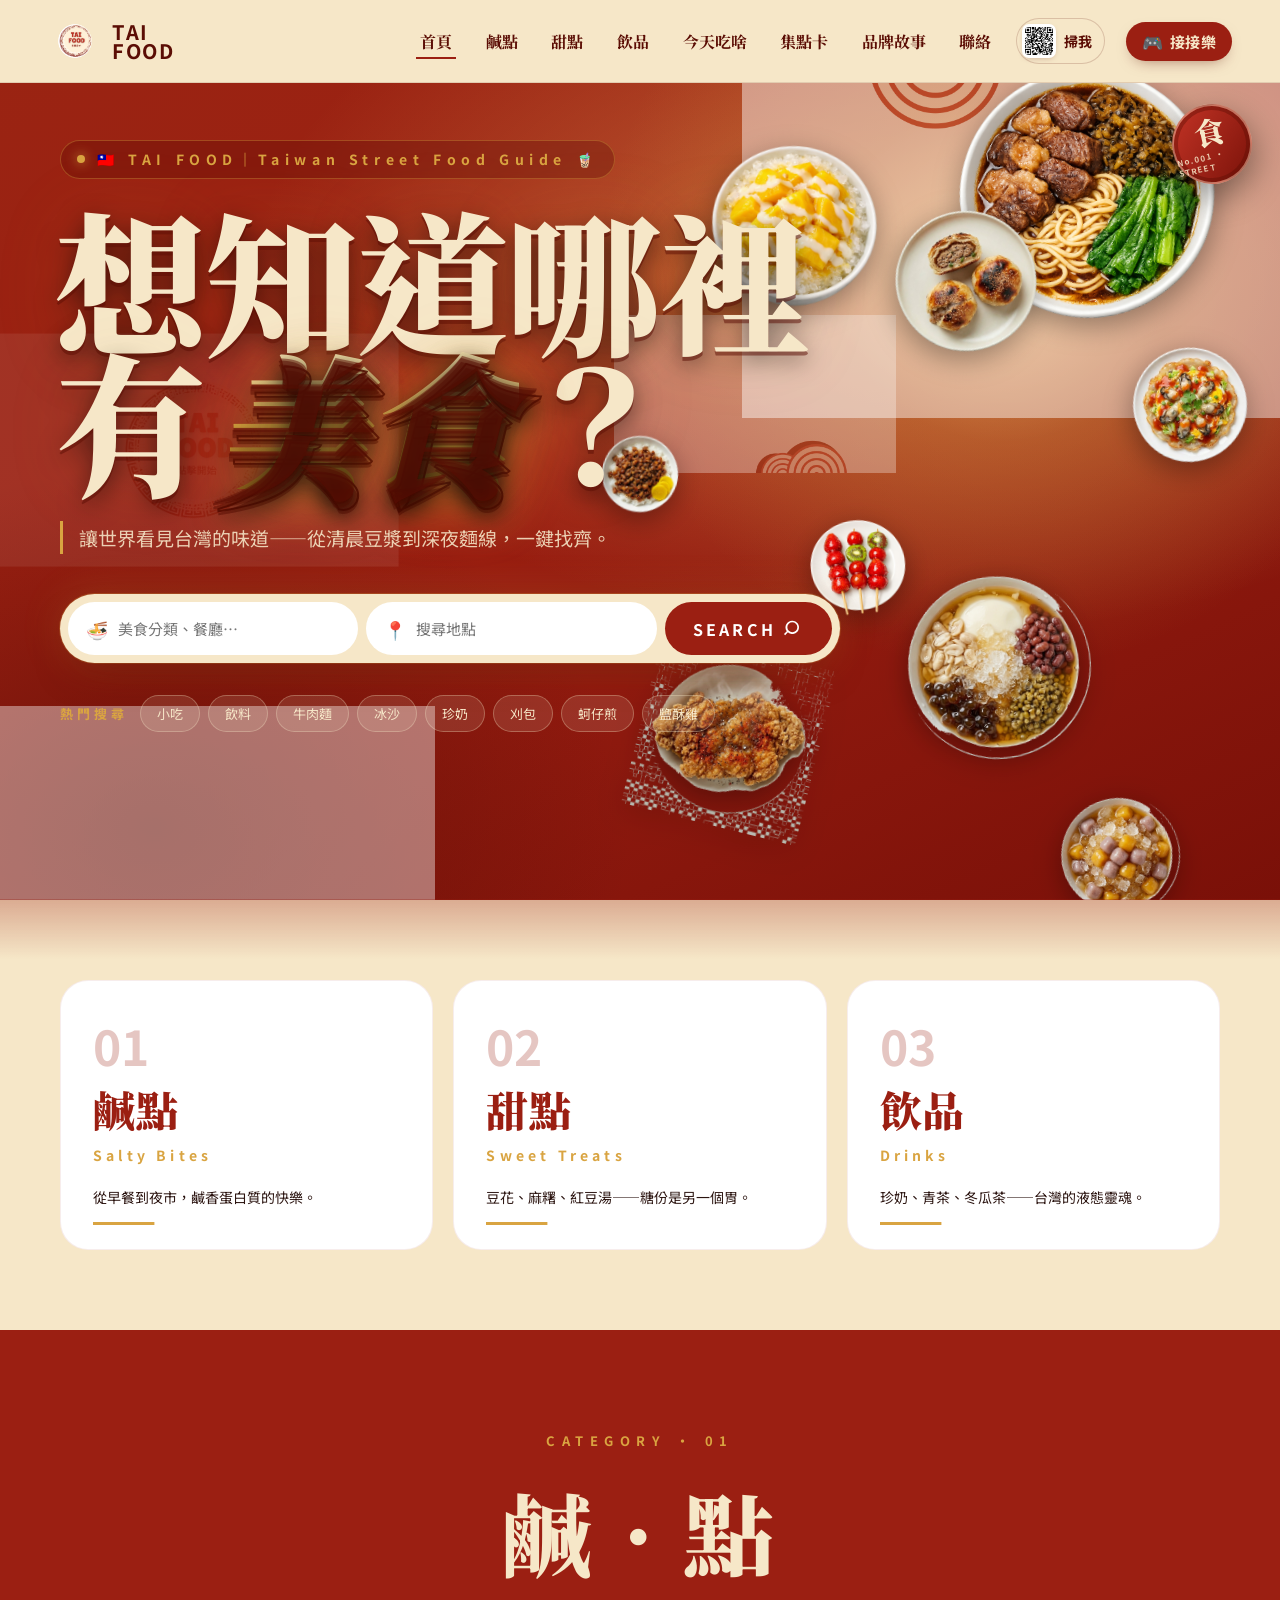
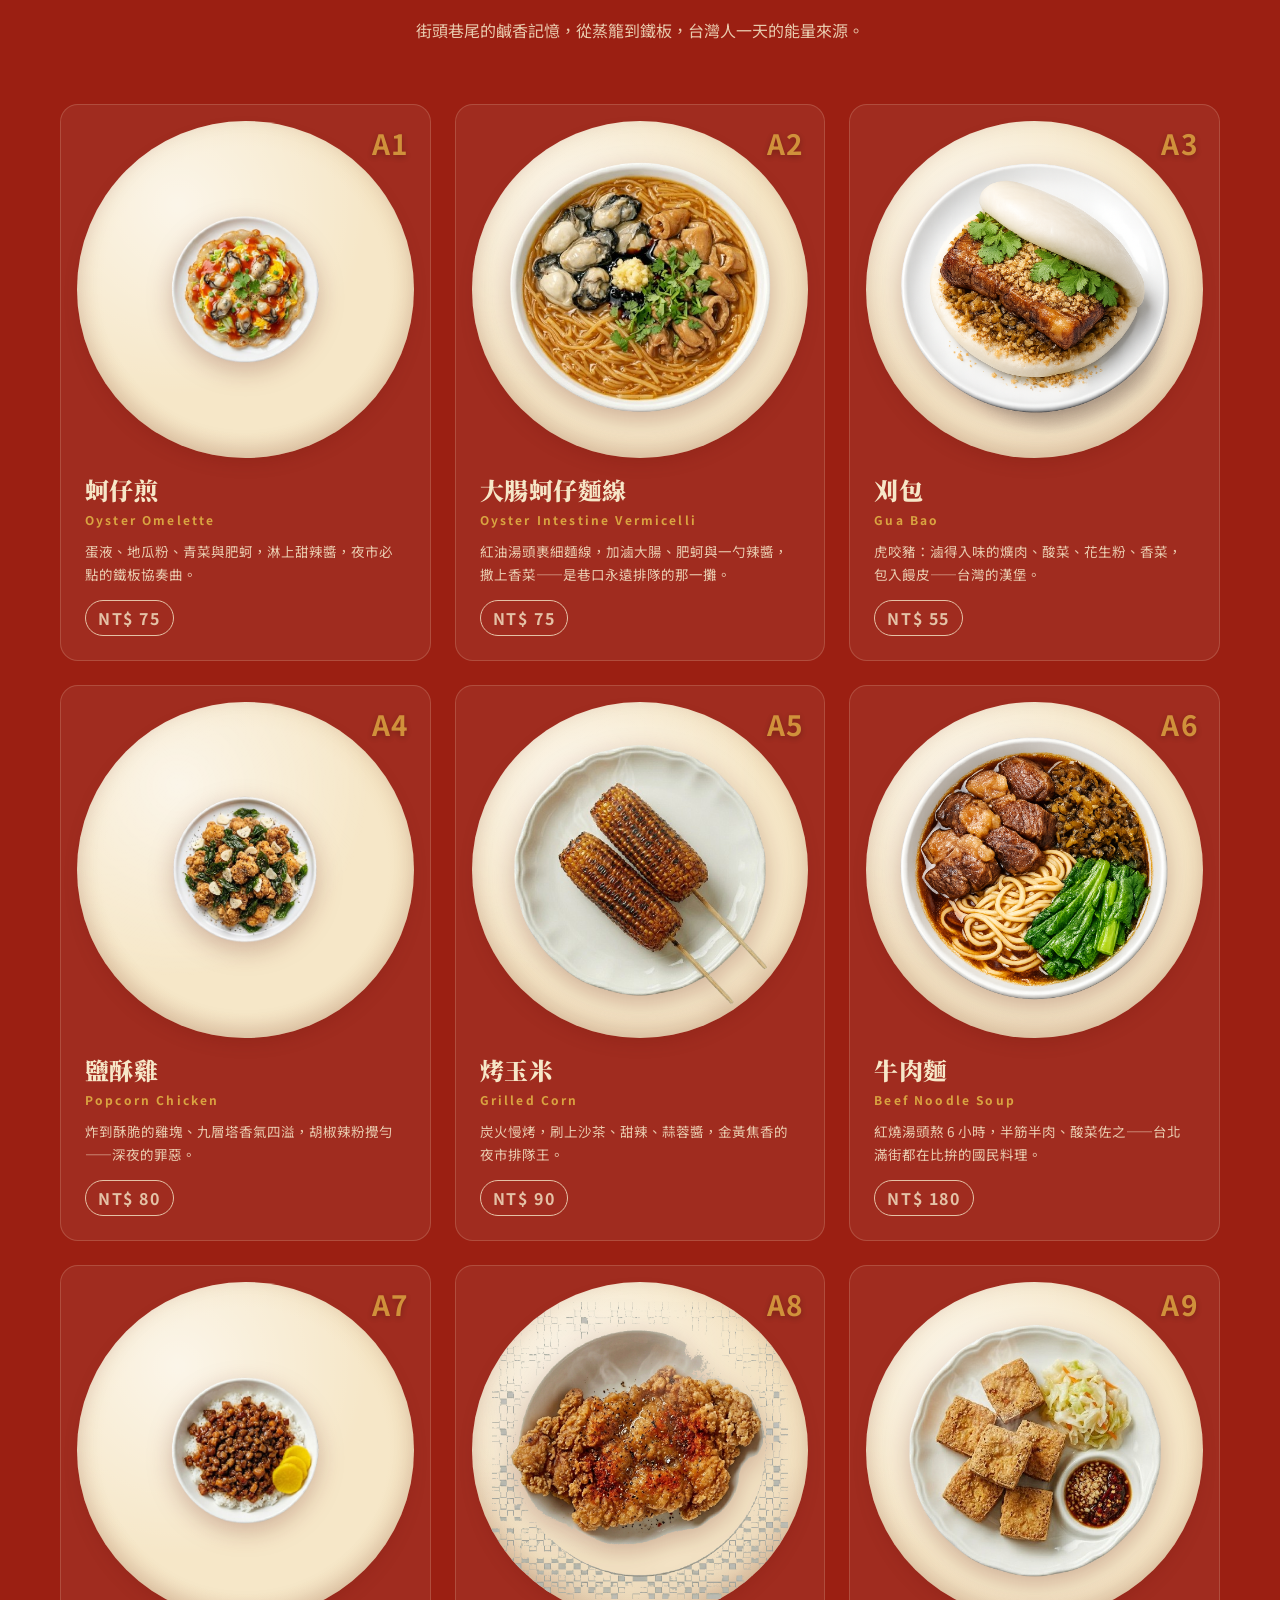
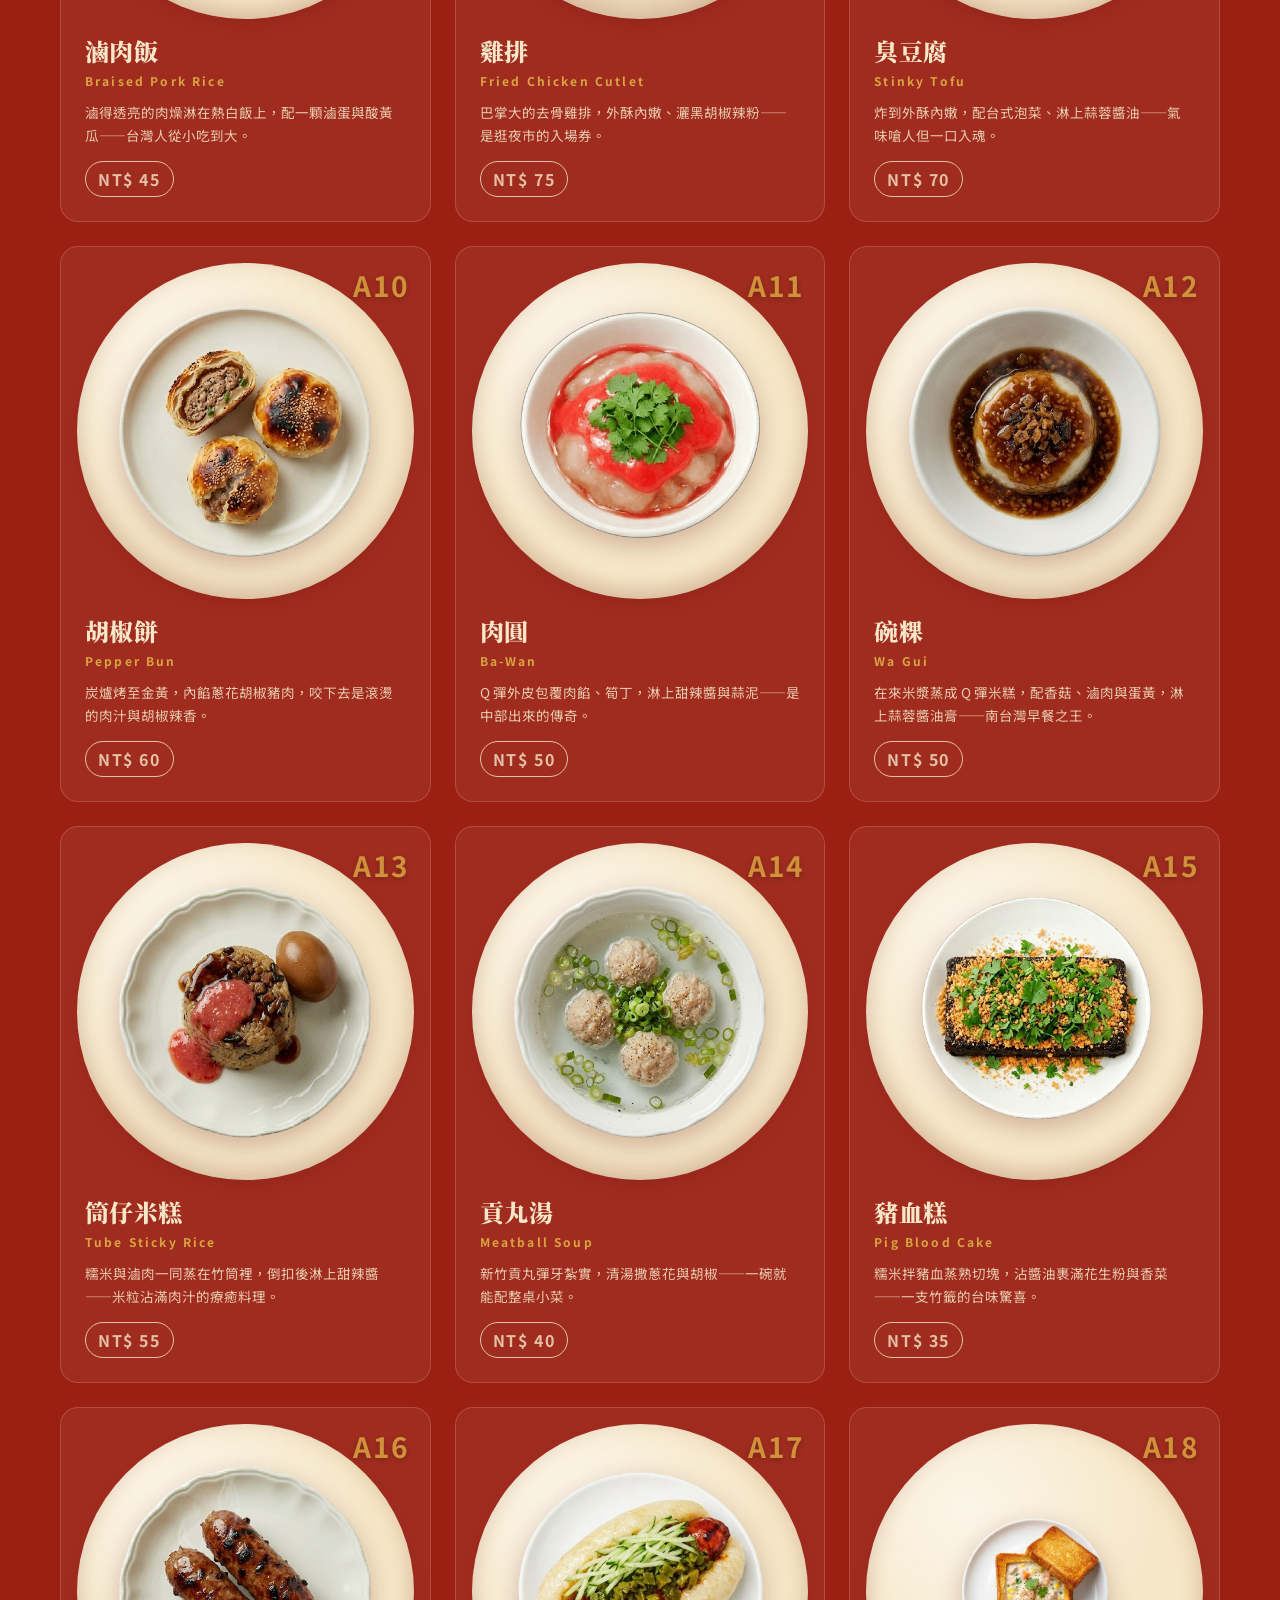
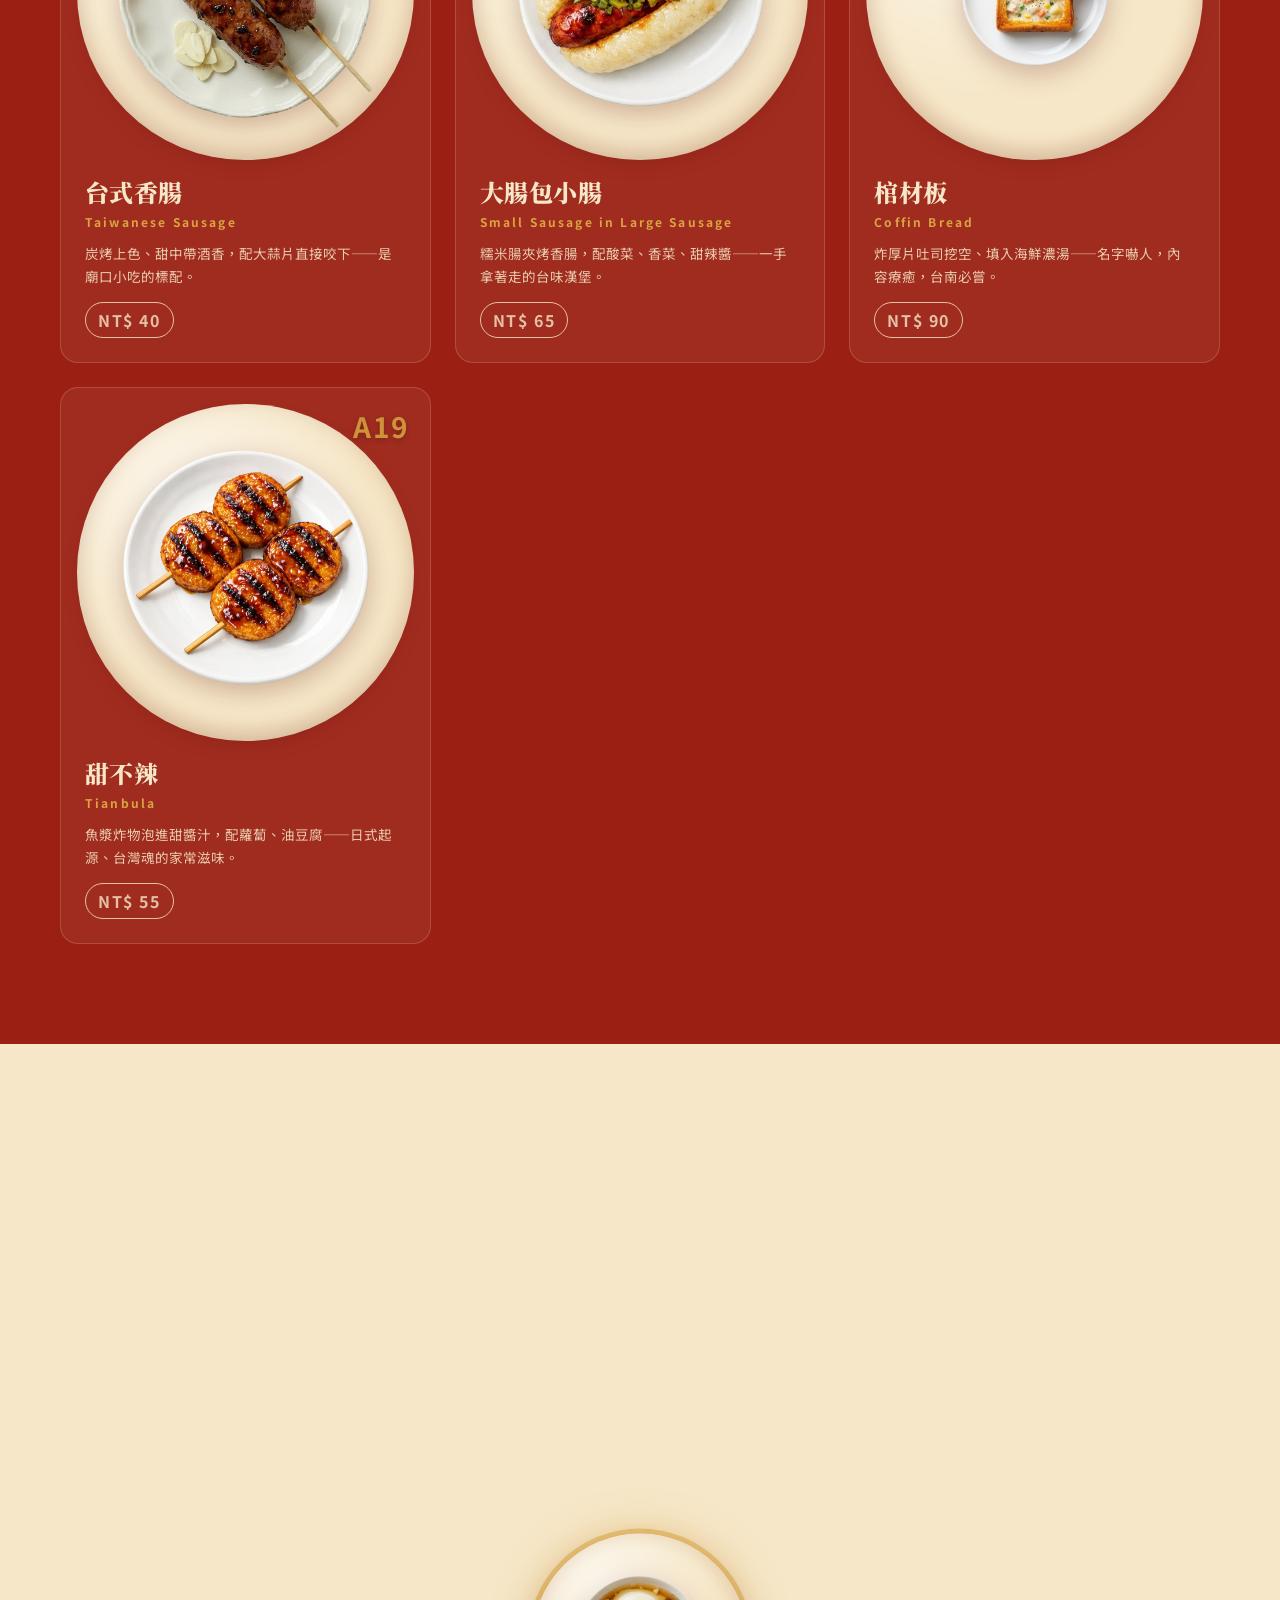
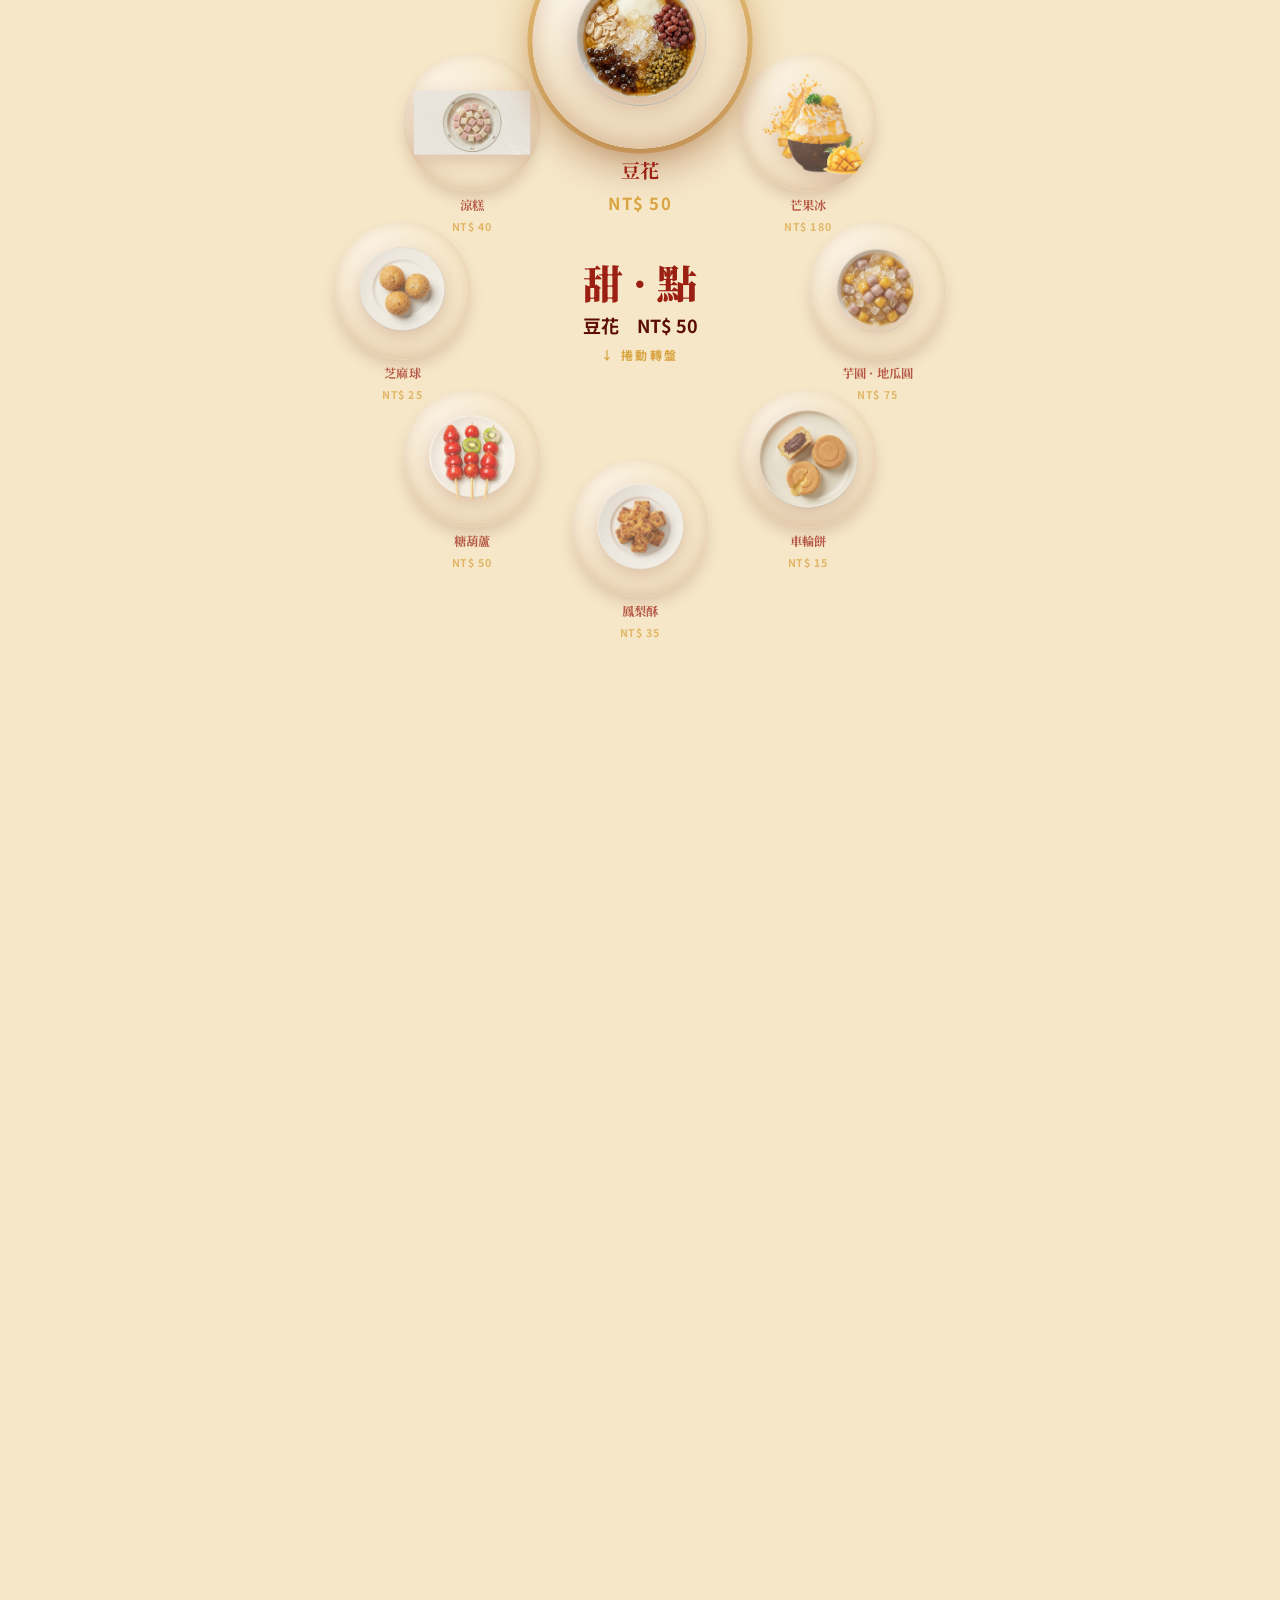
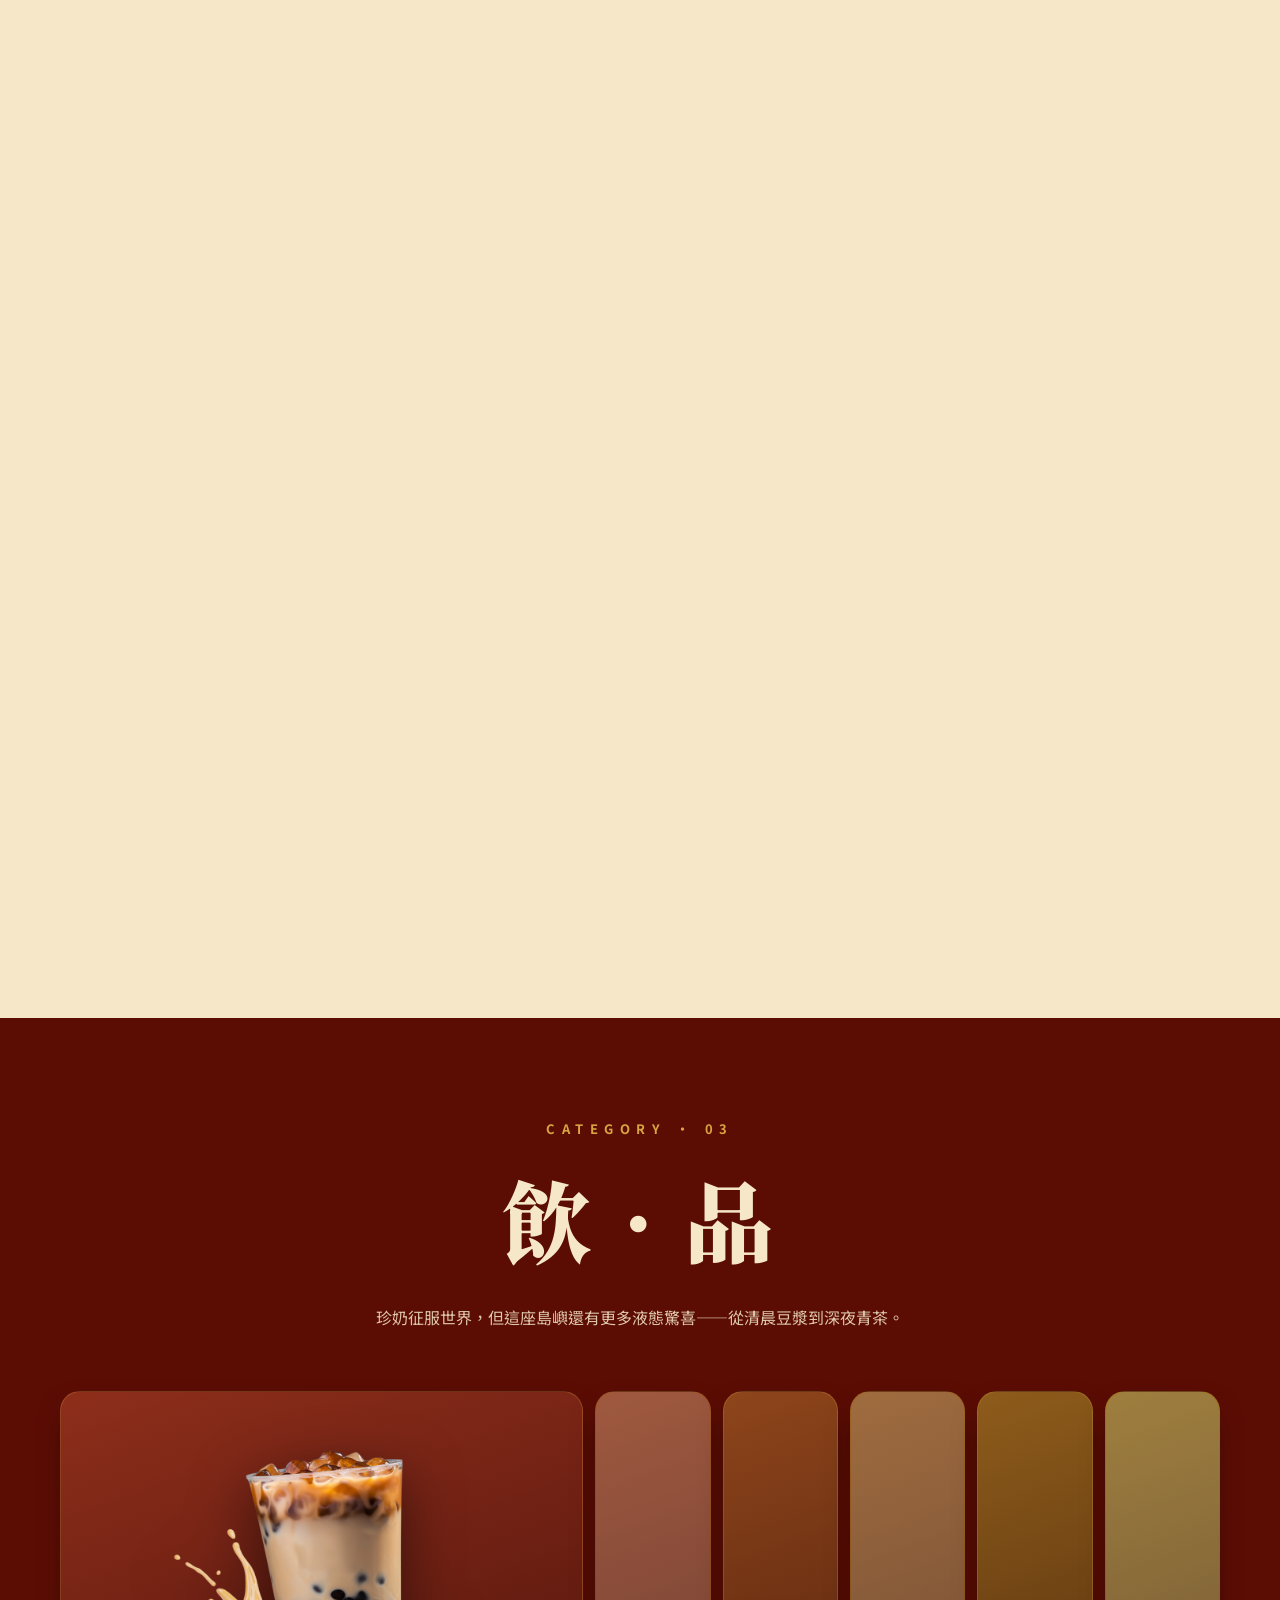
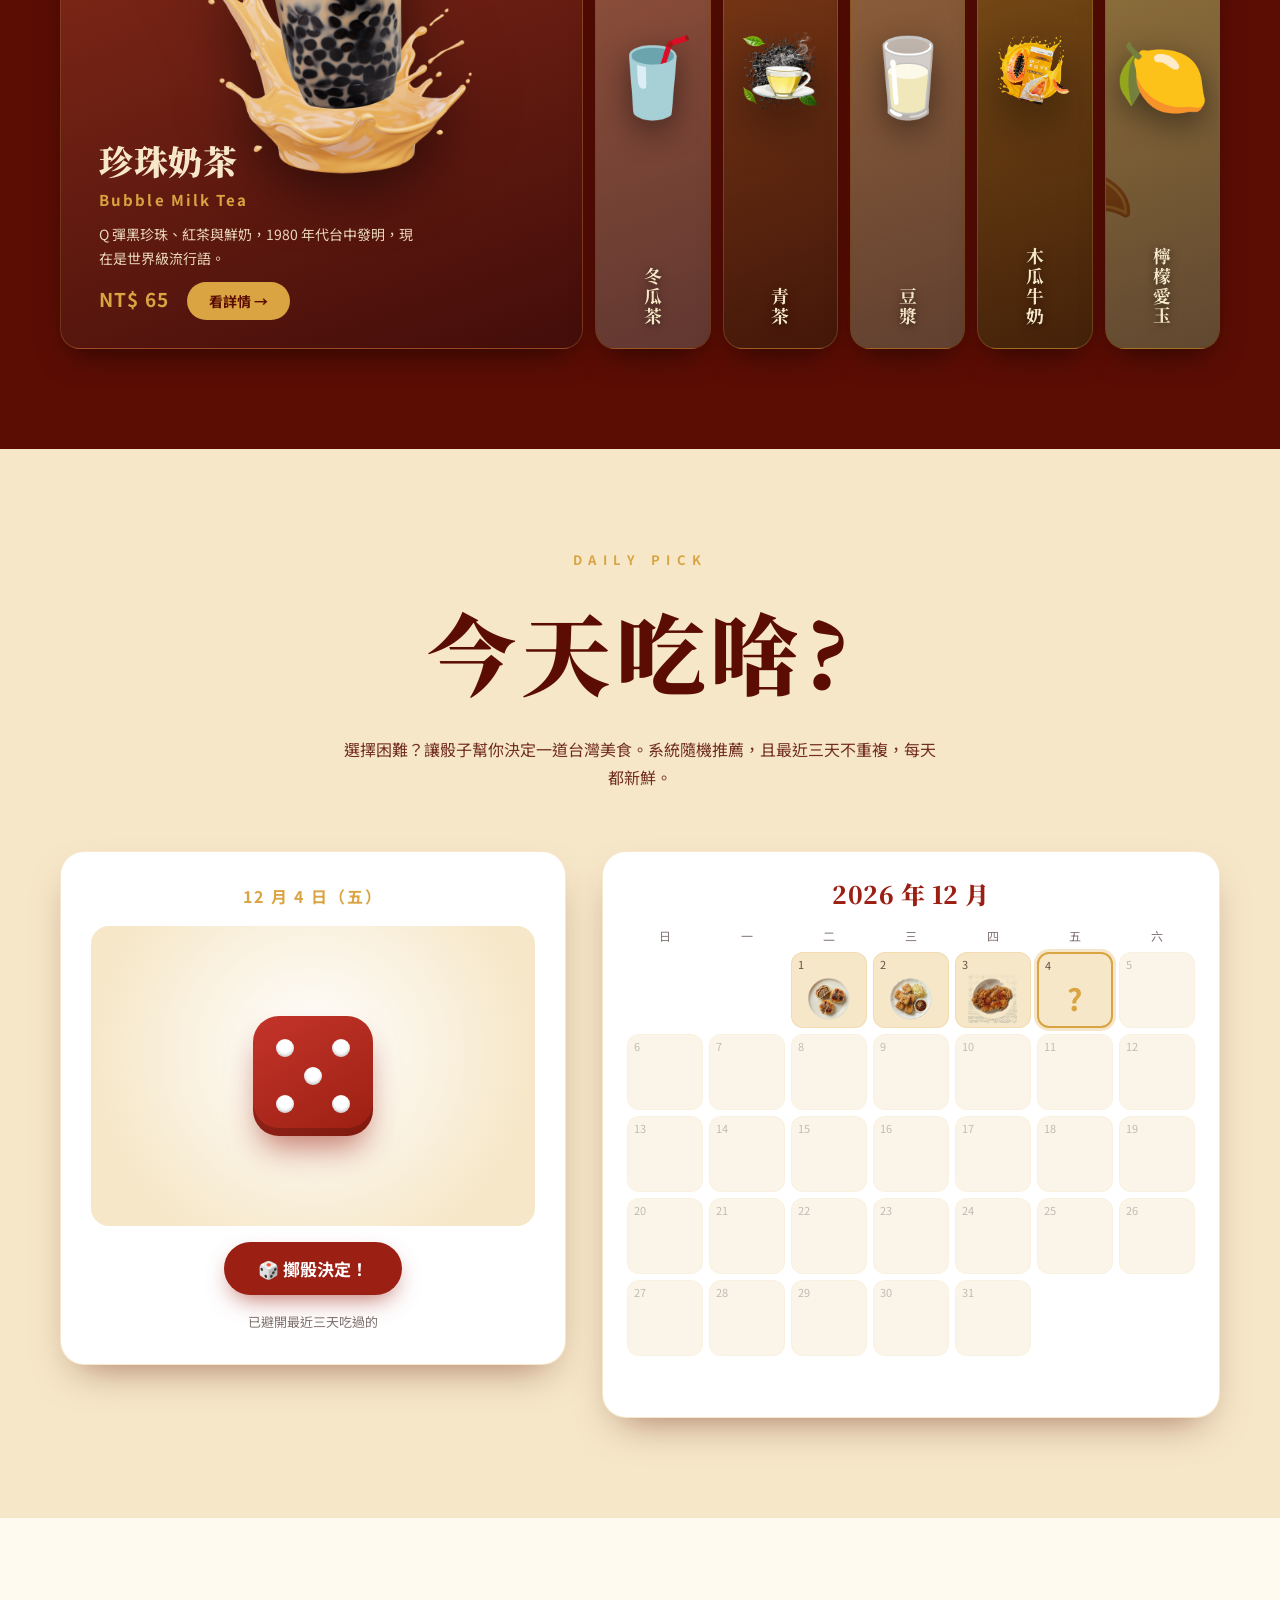
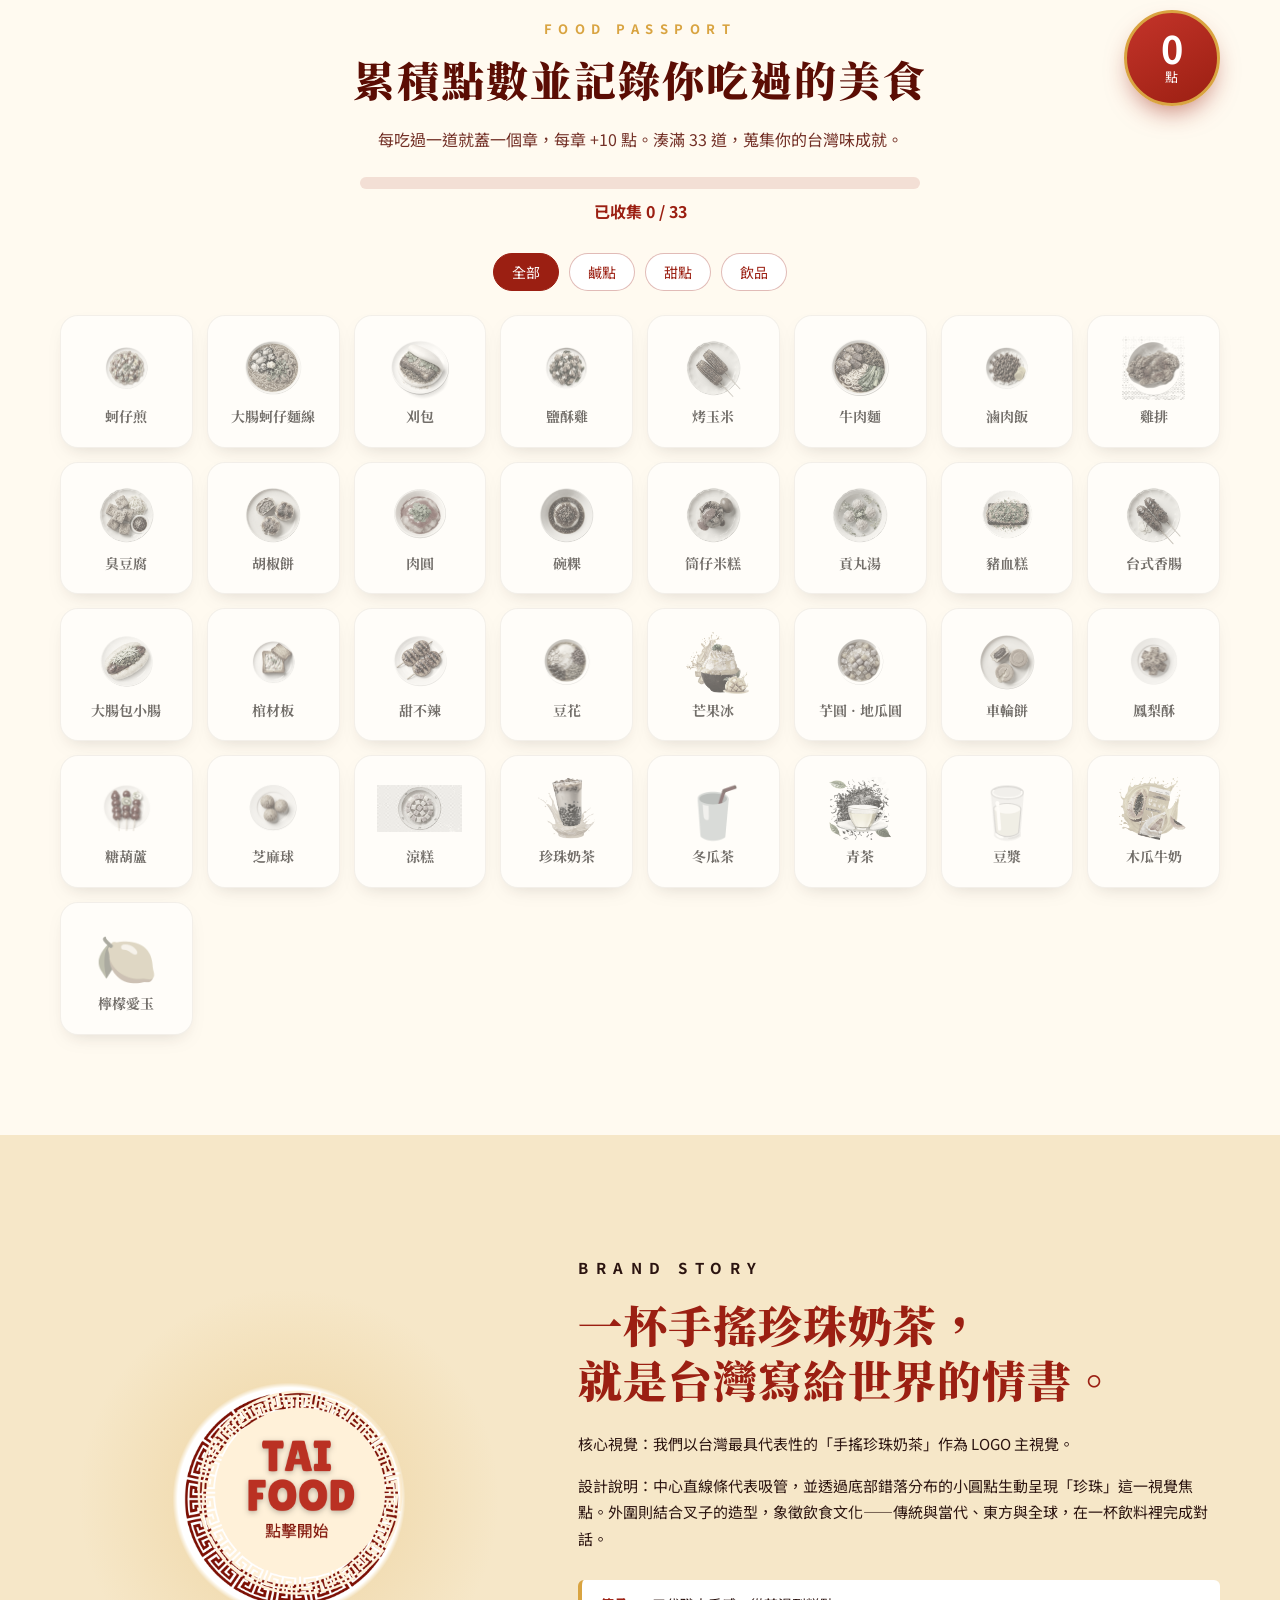
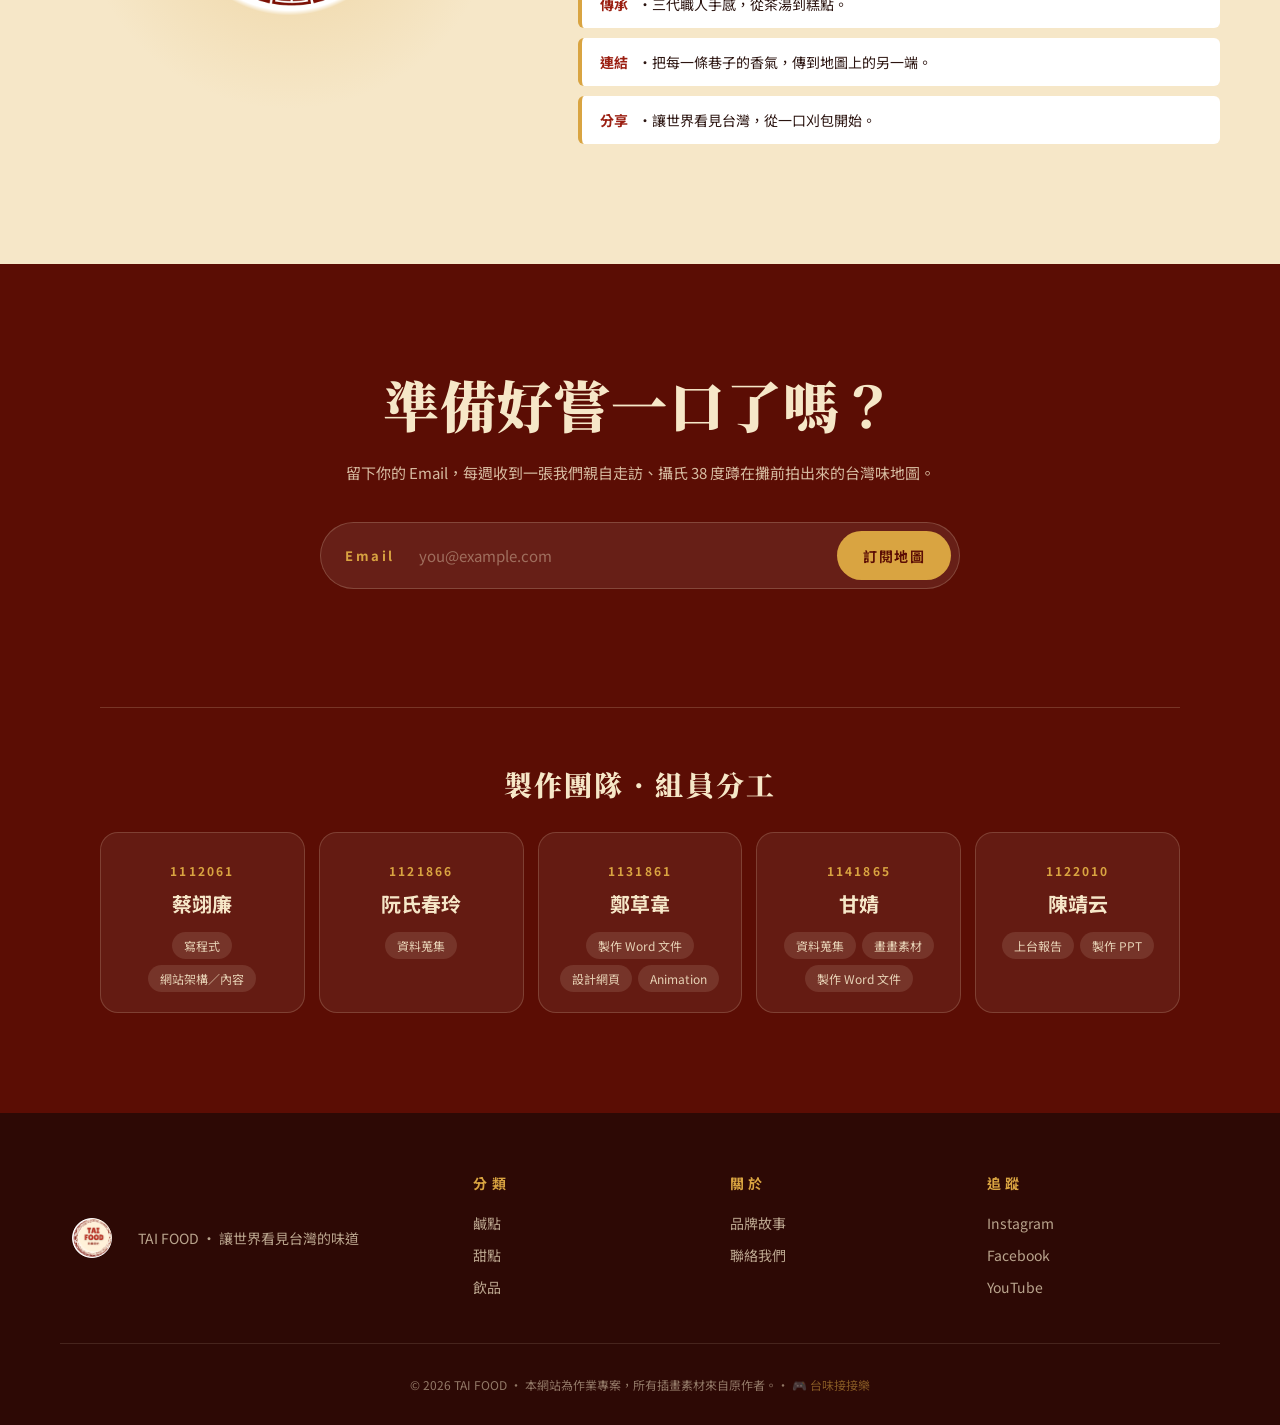
<file: index.html>
<!DOCTYPE html>
<html lang="zh-Hant">
<head>
<meta charset="UTF-8" />
<meta name="viewport" content="width=device-width, initial-scale=1.0" />
<title>TAI FOOD｜讓世界看見台灣的味道</title>
<meta name="description" content="TAI FOOD 是專為台灣街頭小吃打造的美食地圖，從鹹點、甜點到飲品，一鍵找到最對味的那一攤。" />
<link rel="preconnect" href="https://fonts.googleapis.com" />
<link rel="preconnect" href="https://fonts.gstatic.com" crossorigin />
<link href="https://fonts.googleapis.com/css2?family=Noto+Sans+TC:wght@400;500;700;900&family=Noto+Serif+TC:wght@700;900&display=swap" rel="stylesheet" />
<link rel="stylesheet" href="styles.css" />
</head>
<body>

<!-- ░░░ 開場 Hero（點擊開始） ░░░ -->
<section id="splash" class="splash" aria-label="TAI FOOD 開場主視覺">
  <img class="splash__bg" src="assets/1.png" alt="TAI FOOD 主視覺 — 台灣經典小吃環繞中央 LOGO" />
  <div class="splash__scroll" aria-hidden="true">SCROLL ↓</div>
</section>

<!-- ░░░ 導覽列 ░░░ -->
<header id="navbar" class="navbar" aria-label="主導覽">
  <a href="#top" class="navbar__brand" aria-label="回到首頁">
    <img src="assets/3.png" alt="TAI FOOD" />
    <span class="navbar__brand-text">TAI<br/>FOOD</span>
  </a>
  <nav class="navbar__menu" aria-label="主選單">
    <a href="#home">首頁</a>
    <a href="#salty">鹹點</a>
    <a href="#sweet">甜點</a>
    <a href="#drink">飲品</a>
    <a href="#daily">今天吃啥</a>
    <a href="#passport">集點卡</a>
    <a href="#story">品牌故事</a>
    <a href="#contact">聯絡</a>
  </nav>
  <button type="button" class="navbar__qr" data-qr-open aria-haspopup="dialog" aria-label="顯示網站 QR Code，點擊放大掃描">
    <img class="navbar__qr-img" src="assets/qrcode.svg" alt="TAI FOOD 網站 QR Code" width="40" height="40" />
    <span class="navbar__qr-text">掃我</span>
  </button>
  <button type="button" class="navbar__game" data-play-game aria-label="開啟小遊戲：台味接接樂">
    <span class="navbar__game-emoji" aria-hidden="true">🎮</span>
    <span class="navbar__game-text">接接樂</span>
  </button>
  <button id="navToggle" class="navbar__toggle" type="button" aria-label="開啟選單" aria-expanded="false">
    <span></span><span></span><span></span>
  </button>
</header>

<main id="top">

  <!-- ░░░ 搜尋／主標題區（大爆版） ░░░ -->
  <section id="home" class="hero hero--boom" data-parallax-root>
    <!-- 背景層：金色光暈 + 紅色色階 -->
    <div class="hero__sun" aria-hidden="true"></div>
    <div class="hero__grain" aria-hidden="true"></div>

    <!-- 裝飾層：漣漪（會跟著滑鼠視差） — 4.png 雲為白底 PNG 會產生米色方塊，已移除 -->
    <div class="hero__bgdecor" aria-hidden="true">
      <img class="hero__ripple hero__ripple--1" src="assets/6.png" alt="" data-depth="0.04" />
      <img class="hero__ripple hero__ripple--2" src="assets/7.png" alt="" data-depth="0.08" />
      <img class="hero__ripple hero__ripple--3" src="assets/7.png" alt="" data-depth="0.12" />
    </div>

    <!-- 品牌圓形 LOGO 浮水印（標題後方，低透明度） -->
    <img class="hero__watermark" src="assets/3.png" alt="" aria-hidden="true" data-depth="0.03" />

    <!-- 食物爆炸拼貼層（9 道精選散落於右側，左側標題欄淨空） -->
    <div class="hero__feast" aria-hidden="true">
      <div class="hero__food hero__food--1"  data-depth="0.08" style="--delay:120ms"><img src="assets/foods/salty/牛肉麵/main.png" alt=""/></div>
      <div class="hero__food hero__food--2"  data-depth="0.05" style="--delay:60ms"><img src="assets/foods/sweet/芒果冰/main.png" alt=""/></div>
      <div class="hero__food hero__food--3"  data-depth="0.12" style="--delay:200ms"><img src="assets/foods/salty/蚵仔煎/main.png" alt=""/></div>
      <div class="hero__food hero__food--4"  data-depth="0.06" style="--delay:280ms"><img src="assets/foods/sweet/豆花/main.png" alt=""/></div>
      <div class="hero__food hero__food--5"  data-depth="0.15" style="--delay:360ms"><img src="assets/foods/salty/雞排/main.png" alt=""/></div>
      <div class="hero__food hero__food--9"  data-depth="0.10" style="--delay:480ms"><img src="assets/foods/salty/胡椒餅/main.png" alt=""/></div>
      <div class="hero__food hero__food--10" data-depth="0.06" style="--delay:560ms"><img src="assets/foods/sweet/糖葫蘆/main.png" alt=""/></div>
      <div class="hero__food hero__food--11" data-depth="0.11" style="--delay:640ms"><img src="assets/foods/salty/滷肉飯/main.png" alt=""/></div>
      <div class="hero__food hero__food--12" data-depth="0.08" style="--delay:720ms"><img src="assets/foods/sweet/芋圓-地瓜圓/main.png" alt=""/></div>
    </div>

    <!-- 角落印章 -->
    <div class="hero__stamp" aria-hidden="true">
      <span class="hero__stamp-zh">食</span>
      <span class="hero__stamp-en">No.001 · STREET</span>
    </div>

    <div class="hero__inner">
      <p class="hero__eyebrow">
        <span class="hero__eyebrow-dot"></span>
        🇹🇼 TAI FOOD｜Taiwan Street Food Guide 🧋
      </p>
      <h1 class="hero__title">
        <span class="hero__title-line">想知道哪裡</span>
        <span class="hero__title-line">有<span class="hero__title-accent" data-text="美食">美食</span>？</span>
      </h1>
      <p class="hero__lede">讓世界看見台灣的味道——從清晨豆漿到深夜麵線，一鍵找齊。</p>

      <form id="searchForm" class="search" role="search" aria-label="美食搜尋">
        <label class="search__field">
          <span class="search__icon" aria-hidden="true">🍜</span>
          <input id="searchKeyword" type="search" placeholder="美食分類、餐廳…" autocomplete="off" />
        </label>
        <label class="search__field">
          <span class="search__icon" aria-hidden="true">📍</span>
          <input id="searchLocation" type="search" placeholder="搜尋地點" autocomplete="off" />
        </label>
        <button type="submit" class="search__submit" aria-label="送出搜尋">
          <span>SEARCH</span>
          <svg viewBox="0 0 24 24" width="20" height="20" aria-hidden="true"><path fill="currentColor" d="M10 2a8 8 0 1 1-5.29 14.01l-3.35 3.35-1.41-1.41 3.35-3.35A8 8 0 0 1 10 2zm0 2a6 6 0 1 0 0 12 6 6 0 0 0 0-12z"/></svg>
        </button>
      </form>

      <div class="hero__tags" aria-label="熱門關鍵字">
        <span class="hero__tags-label">熱門搜尋</span>
        <ul class="tags">
          <li><button type="button" data-tag="小吃">小吃</button></li>
          <li><button type="button" data-tag="飲料">飲料</button></li>
          <li><button type="button" data-tag="牛肉麵">牛肉麵</button></li>
          <li><button type="button" data-tag="冰沙">冰沙</button></li>
          <li><button type="button" data-tag="珍奶">珍奶</button></li>
          <li><button type="button" data-tag="刈包">刈包</button></li>
          <li><button type="button" data-tag="蚵仔煎">蚵仔煎</button></li>
          <li><button type="button" data-tag="鹽酥雞">鹽酥雞</button></li>
        </ul>
      </div>

      <output id="searchOutput" class="search__output" role="status" aria-live="polite"></output>
    </div>
  </section>

  <!-- ░░░ 搜尋結果（假資料店家） ░░░ -->
  <section id="results" class="results" aria-label="搜尋結果" hidden>
    <div class="results__inner">
      <div class="results__bar">
        <p id="resultsHead" class="results__head" role="status" aria-live="polite"></p>
        <button type="button" id="resultsClear" class="results__clear">清除搜尋 ✕</button>
      </div>
      <div id="resultsGrid" class="results__grid"></div>
      <p id="resultsEmpty" class="results__empty" hidden></p>
    </div>
  </section>

  <!-- ░░░ 分類三大支柱 ░░░ -->
  <section class="pillars" aria-label="美食三大分類">
    <div class="pillars__grid">
      <a href="#salty" class="pillar pillar--salty">
        <span class="pillar__num">01</span>
        <h2>鹹點</h2>
        <p>Salty Bites</p>
        <small>從早餐到夜市，鹹香蛋白質的快樂。</small>
      </a>
      <a href="#sweet" class="pillar pillar--sweet">
        <span class="pillar__num">02</span>
        <h2>甜點</h2>
        <p>Sweet Treats</p>
        <small>豆花、麻糬、紅豆湯——糖份是另一個胃。</small>
      </a>
      <a href="#drink" class="pillar pillar--drink">
        <span class="pillar__num">03</span>
        <h2>飲品</h2>
        <p>Drinks</p>
        <small>珍奶、青茶、冬瓜茶——台灣的液態靈魂。</small>
      </a>
    </div>
  </section>

  <!-- ░░░ 鹹點 ░░░ -->
  <section id="salty" class="cat cat--salty">
    <div class="cat__head">
      <p class="cat__eyebrow">CATEGORY · 01</p>
      <h2 class="cat__title">鹹 · 點</h2>
      <p class="cat__lede">街頭巷尾的鹹香記憶，從蒸籠到鐵板，台灣人一天的能量來源。</p>
    </div>
    <div class="dish-grid" data-cat="salty">
      <!-- 由 script.js 依 data.js 產生 -->
    </div>
  </section>

  <!-- ░░░ 甜點 ░░░ -->
  <section id="sweet" class="cat cat--sweet">
    <div class="cat__head">
      <p class="cat__eyebrow">CATEGORY · 02</p>
      <h2 class="cat__title">甜 · 點</h2>
      <p class="cat__lede">糖份是另一個胃，從冰品到傳統糕點，每一口都是時光機。轉動圓桌，挑一道。</p>
    </div>
    <!-- 圓桌轉盤：高軌道內 sticky 釘住，捲動驅動旋轉（由 script.js 產生盤子） -->
    <div class="tt-track" id="sweetTrack">
      <div class="tt-sticky">
        <div class="turntable" id="sweetTurntable" role="list" aria-label="甜點圓桌">
          <div class="tt-hub" aria-hidden="true">
            <span class="tt-hub__label">甜 · 點</span>
            <span class="tt-hub__name" id="ttFront"></span>
            <span class="tt-hub__hint">↓ 捲動轉盤</span>
          </div>
          <!-- .tt-plate × 8 由 script.js 依 data.js 產生 -->
        </div>
      </div>
    </div>
  </section>

  <!-- ░░░ 飲品 ░░░ -->
  <section id="drink" class="cat cat--drink">
    <div class="cat__head">
      <p class="cat__eyebrow">CATEGORY · 03</p>
      <h2 class="cat__title">飲 · 品</h2>
      <p class="cat__lede">珍奶征服世界，但這座島嶼還有更多液態驚喜——從清晨豆漿到深夜青茶。</p>
    </div>
    <!-- 橫向展開手風琴：滑到／點選展開（由 script.js 依 data.js 產生） -->
    <div class="panels" id="drinkPanels" role="list" aria-label="飲品面板">
      <!-- .panel × 6 -->
    </div>
  </section>

  <!-- ░░░ 每日一食「今天吃啥?」 ░░░ -->
  <section id="daily" class="daily" aria-label="今天吃啥 隨機推薦">
    <div class="cat__head">
      <p class="cat__eyebrow">DAILY PICK</p>
      <h2 class="cat__title">今天吃啥?</h2>
      <p class="cat__lede">選擇困難？讓骰子幫你決定一道台灣美食。系統隨機推薦，且最近三天不重複，每天都新鮮。</p>
    </div>

    <div class="daily__wrap">
      <!-- 左：擲骰卡 -->
      <div class="daily__roller">
        <p class="roller__date" id="rollerDate"></p>
        <div class="roller__stage" id="rollerStage" aria-live="polite">
          <!-- 由 script.js 渲染：閒置骰子 / 輪播 / 結果 -->
        </div>
        <button type="button" id="rollBtn" class="roller__btn">🎲 擲骰決定！</button>
        <p class="roller__hint">已避開最近三天吃過的</p>
      </div>

      <!-- 右：本月月曆 -->
      <div class="daily__cal">
        <div class="cal__head">
          <h3 class="cal__title" id="calTitle"></h3>
        </div>
        <div class="cal__weekdays" aria-hidden="true">
          <span>日</span><span>一</span><span>二</span><span>三</span><span>四</span><span>五</span><span>六</span>
        </div>
        <div class="cal__grid" id="calGrid" role="grid"><!-- 由 script.js 產生 --></div>
        <p class="cal__caption" id="calCaption" role="status" aria-live="polite"></p>
      </div>
    </div>
  </section>

  <!-- ░░░ 美食護照集點 ░░░ -->
  <section id="passport" class="passport" aria-label="美食護照集點">
    <div class="passport__head">
      <div class="cat__head" style="margin-bottom:0">
        <p class="cat__eyebrow">FOOD PASSPORT</p>
        <h2 class="cat__title">累積點數並記錄你吃過的美食</h2>
        <p class="cat__lede">每吃過一道就蓋一個章，每章 +10 點。湊滿 33 道，蒐集你的台灣味成就。</p>
      </div>
      <div class="pscore" aria-hidden="true">
        <span class="pscore__num" id="pPoints">0</span>
        <span class="pscore__label">點</span>
      </div>
    </div>

    <div class="passport__bar">
      <div class="pbar"><span class="pbar__fill" id="pBarFill"></span></div>
      <p class="pbar__text" id="pBarText">已收集 0 / 33</p>
    </div>

    <div class="pfilters" id="pFilters" role="tablist" aria-label="分類篩選">
      <button class="pfilter is-active" data-filter="all" role="tab" aria-selected="true">全部</button>
      <button class="pfilter" data-filter="salty" role="tab" aria-selected="false">鹹點</button>
      <button class="pfilter" data-filter="sweet" role="tab" aria-selected="false">甜點</button>
      <button class="pfilter" data-filter="drink" role="tab" aria-selected="false">飲品</button>
    </div>

    <div class="pgrid" id="pGrid"><!-- 33 收藏卡由 script.js 產生 --></div>
  </section>

  <!-- ░░░ 品牌故事 ░░░ -->
  <section id="story" class="story" aria-label="品牌故事">
    <div class="story__wrap">
      <div class="story__visual">
        <img src="assets/3.png" alt="TAI FOOD 圓形 LOGO" />
        <div class="story__visual-bg" aria-hidden="true"></div>
      </div>
      <div class="story__copy">
        <p class="story__eyebrow">BRAND STORY</p>
        <h2>一杯手搖珍珠奶茶，<br/>就是台灣寫給世界的情書。</h2>
        <p>核心視覺：我們以台灣最具代表性的「手搖珍珠奶茶」作為 LOGO 主視覺。</p>
        <p>設計說明：中心直線條代表吸管，並透過底部錯落分布的小圓點生動呈現「珍珠」這一視覺焦點。外圍則結合叉子的造型，象徵飲食文化——傳統與當代、東方與全球，在一杯飲料裡完成對話。</p>
        <ul class="story__list">
          <li><strong>傳承</strong>·三代職人手感，從茶湯到糕點。</li>
          <li><strong>連結</strong>·把每一條巷子的香氣，傳到地圖上的另一端。</li>
          <li><strong>分享</strong>·讓世界看見台灣，從一口刈包開始。</li>
        </ul>
      </div>
    </div>
  </section>

  <!-- ░░░ 聯絡 ░░░ -->
  <section id="contact" class="contact" aria-label="聯絡資訊">
    <div class="contact__inner">
      <h2>準備好嘗一口了嗎？</h2>
      <p>留下你的 Email，每週收到一張我們親自走訪、攝氏 38 度蹲在攤前拍出來的台灣味地圖。</p>
      <form id="contactForm" class="contact__form" novalidate>
        <label class="contact__field">
          <span>Email</span>
          <input id="contactEmail" type="email" placeholder="you@example.com" required />
        </label>
        <button type="submit">訂閱地圖</button>
      </form>
      <output id="contactOutput" class="contact__output" role="status" aria-live="polite"></output>
    </div>

    <!-- 製作團隊 · 期末分工 -->
    <div class="team" aria-label="組員與分工">
      <h3 class="team__title">製作團隊 · 組員分工</h3>
      <ul class="team__grid">
        <li class="team__card">
          <span class="team__id">1112061</span>
          <strong class="team__name">蔡翊廉</strong>
          <ul class="team__jobs">
            <li>寫程式</li>
            <li>網站架構／內容</li>
          </ul>
        </li>
        <li class="team__card">
          <span class="team__id">1121866</span>
          <strong class="team__name">阮氏春玲</strong>
          <ul class="team__jobs">
            <li>資料蒐集</li>
          </ul>
        </li>
        <li class="team__card">
          <span class="team__id">1131861</span>
          <strong class="team__name">鄭草韋</strong>
          <ul class="team__jobs">
            <li>製作 Word 文件</li>
            <li>設計網頁</li>
            <li>Animation</li>
          </ul>
        </li>
        <li class="team__card">
          <span class="team__id">1141865</span>
          <strong class="team__name">甘婧</strong>
          <ul class="team__jobs">
            <li>資料蒐集</li>
            <li>畫畫素材</li>
            <li>製作 Word 文件</li>
          </ul>
        </li>
        <li class="team__card">
          <span class="team__id">1122010</span>
          <strong class="team__name">陳靖云</strong>
          <ul class="team__jobs">
            <li>上台報告</li>
            <li>製作 PPT</li>
          </ul>
        </li>
      </ul>
    </div>
  </section>

</main>

<footer class="footer">
  <div class="footer__inner">
    <div class="footer__brand">
      <img src="assets/3.png" alt="TAI FOOD" />
      <p>TAI FOOD · 讓世界看見台灣的味道</p>
    </div>
    <div class="footer__cols">
      <div>
        <h4>分類</h4>
        <a href="#salty">鹹點</a>
        <a href="#sweet">甜點</a>
        <a href="#drink">飲品</a>
      </div>
      <div>
        <h4>關於</h4>
        <a href="#story">品牌故事</a>
        <a href="#contact">聯絡我們</a>
      </div>
      <div>
        <h4>追蹤</h4>
        <a href="#" aria-label="Instagram">Instagram</a>
        <a href="#" aria-label="Facebook">Facebook</a>
        <a href="#" aria-label="YouTube">YouTube</a>
      </div>
    </div>
  </div>
  <p class="footer__copy">© 2026 TAI FOOD · 本網站為作業專案，所有插畫素材來自原作者。·
    <a href="#" data-play-game class="footer__game">🎮 台味接接樂</a>
  </p>
</footer>

<!-- ░░░ QR Code 彈窗（由 header「掃我」按鈕開啟） ░░░ -->
<div id="qrModal" class="qrmodal" hidden role="dialog" aria-modal="true" aria-labelledby="qrModalTitle">
  <div class="qrmodal__backdrop" data-qr-close></div>
  <div class="qrmodal__panel" role="document">
    <button type="button" class="qrmodal__close" data-qr-close aria-label="關閉 QR Code">×</button>
    <h2 id="qrModalTitle" class="qrmodal__title">掃描，立即開啟 TAI FOOD</h2>
    <p class="qrmodal__subtitle">用手機相機對準下方 QR Code</p>
    <div class="qrmodal__code">
      <img src="assets/qrcode.svg" alt="TAI FOOD 網站 QR Code，連結至 https://twfood.vercel.app/" />
    </div>
    <a class="qrmodal__link" href="https://twfood.vercel.app/" target="_blank" rel="noopener noreferrer">https://twfood.vercel.app/ ↗</a>
  </div>
</div>

<script src="data.js"></script>
<script src="script.js"></script>
<script src="game.js"></script>
</body>
</html>
</file>
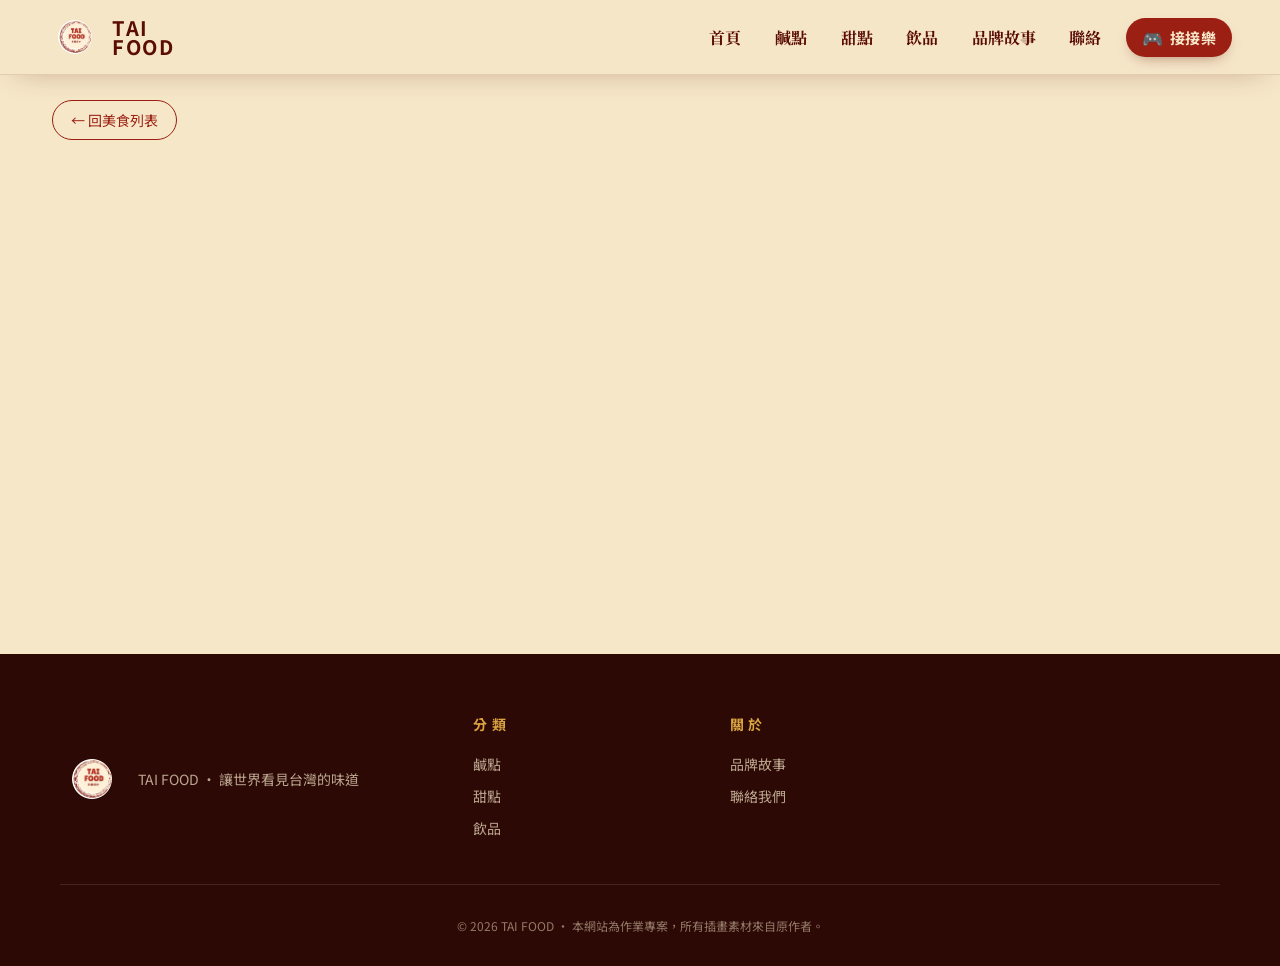
<file: dish.html>
<!DOCTYPE html>
<html lang="zh-Hant">
<head>
<meta charset="UTF-8" />
<meta name="viewport" content="width=device-width, initial-scale=1.0" />
<title>美食詳情｜TAI FOOD</title>
<meta name="description" content="TAI FOOD 美食詳情：菜色介紹、食材拆解，以及哪裡吃得到。" />
<link rel="preconnect" href="https://fonts.googleapis.com" />
<link rel="preconnect" href="https://fonts.gstatic.com" crossorigin />
<link href="https://fonts.googleapis.com/css2?family=Noto+Sans+TC:wght@400;500;700;900&family=Noto+Serif+TC:wght@700;900&display=swap" rel="stylesheet" />
<link rel="stylesheet" href="styles.css" />
</head>
<body class="dish-page">

<!-- ░░░ 導覽列（實心版） ░░░ -->
<header id="navbar" class="navbar is-solid" aria-label="主導覽">
  <a href="index.html" class="navbar__brand" aria-label="回到首頁">
    <img src="assets/3.png" alt="TAI FOOD" />
    <span class="navbar__brand-text">TAI<br/>FOOD</span>
  </a>
  <nav class="navbar__menu" aria-label="主選單">
    <a href="index.html#home">首頁</a>
    <a href="index.html#salty">鹹點</a>
    <a href="index.html#sweet">甜點</a>
    <a href="index.html#drink">飲品</a>
    <a href="index.html#story">品牌故事</a>
    <a href="index.html#contact">聯絡</a>
  </nav>
  <button type="button" class="navbar__game" data-play-game aria-label="開啟小遊戲：台味接接樂">
    <span class="navbar__game-emoji" aria-hidden="true">🎮</span>
    <span class="navbar__game-text">接接樂</span>
  </button>
  <button id="navToggle" class="navbar__toggle" type="button" aria-label="開啟選單" aria-expanded="false">
    <span></span><span></span><span></span>
  </button>
</header>

<main id="dishPage" class="dpage">
  <a class="dpage__back" href="index.html#top">← 回美食列表</a>
  <article id="dishDetail" class="ddetail" aria-live="polite"><!-- 由 dish.js 依 ?d= 產生 --></article>
</main>

<footer class="footer">
  <div class="footer__inner">
    <div class="footer__brand">
      <img src="assets/3.png" alt="TAI FOOD" />
      <p>TAI FOOD · 讓世界看見台灣的味道</p>
    </div>
    <div class="footer__cols">
      <div>
        <h4>分類</h4>
        <a href="index.html#salty">鹹點</a>
        <a href="index.html#sweet">甜點</a>
        <a href="index.html#drink">飲品</a>
      </div>
      <div>
        <h4>關於</h4>
        <a href="index.html#story">品牌故事</a>
        <a href="index.html#contact">聯絡我們</a>
      </div>
    </div>
  </div>
  <p class="footer__copy">© 2026 TAI FOOD · 本網站為作業專案，所有插畫素材來自原作者。</p>
</footer>

<script src="data.js"></script>
<script src="dish.js"></script>
<script src="game.js"></script>
</body>
</html>
</file>
<file: styles.css>
/* ============================================================
   TAI FOOD · styles.css
   主色 #9b1f12 ｜ 米色 #f6e7c8 ｜ 金色 #d9a441 ｜ 深紅 #5b0d04
   ============================================================ */

:root{
  --c-red:#9b1f12;
  --c-red-deep:#5b0d04;
  --c-red-soft:#b83a2b;
  --c-cream:#f6e7c8;
  --c-cream-deep:#ead0a3;
  --c-gold:#d9a441;
  --c-ink:#2b1410;
  --c-paper:#fffaf0;
  --shadow-card: 0 18px 40px -18px rgba(91,13,4,.55);
  --shadow-soft: 0 6px 24px -10px rgba(0,0,0,.25);
  --radius-lg:28px;
  --radius-md:18px;
  --radius-sm:10px;
  --maxw:1240px;
  --ease:cubic-bezier(.22,1,.36,1);
  /* 字型 token：全站只允許這兩種字型，禁止手寫 font-family */
  --font-sans:"Noto Sans TC","PingFang TC","Microsoft JhengHei",sans-serif;
  --font-serif:"Noto Serif TC","Noto Sans TC","PingFang TC",serif;
}

*,*::before,*::after{box-sizing:border-box}
html{scroll-behavior:smooth;scroll-padding-top:84px}
body{
  margin:0;
  font-family:var(--font-sans);
  color:var(--c-ink);
  background:var(--c-red);
  -webkit-font-smoothing:antialiased;
  overflow-x:hidden;
}
img{display:block;max-width:100%;height:auto}
a{color:inherit;text-decoration:none}
button{font-family:inherit;cursor:pointer;border:0;background:none;color:inherit}
input{font-family:inherit}
h1,h2,h3,h4{font-family:var(--font-serif);font-weight:900;letter-spacing:.02em;margin:0}
p{margin:0;line-height:1.75}
ul{margin:0;padding:0;list-style:none}

/* ============================================================
   SPLASH（開場主視覺）— fixed overlay，避免影響下方 scroll 流
   ============================================================ */
.splash{
  position:fixed;
  inset:0;
  z-index:100;
  overflow:hidden;
  background:var(--c-red);
  cursor:pointer;
}
.splash__bg{
  position:absolute;inset:0;
  width:100%;height:100%;
  object-fit:cover;
  object-position:center;
  animation:splashBreath 8s ease-in-out infinite;
}
@keyframes splashBreath{
  0%,100%{transform:scale(1.02)}
  50%{transform:scale(1.06)}
}
.splash__scroll{
  position:absolute;
  right:24px;bottom:24px;
  z-index:3;
  writing-mode:vertical-rl;
  font-family:var(--font-sans);font-weight:700;
  letter-spacing:.4em;
  font-size:12px;
  color:rgba(255,255,255,.7);
}
.splash.is-leaving{
  animation:splashLeave .9s var(--ease) forwards;
}
@keyframes splashLeave{
  to{transform:translateY(-30px);opacity:0;visibility:hidden}
}

/* ============================================================
   NAVBAR
   ============================================================ */
.navbar{
  position:fixed;
  top:0;left:0;right:0;
  z-index:50;
  display:flex;align-items:center;justify-content:space-between;
  gap:clamp(12px,1.6vw,24px);
  padding:14px clamp(20px,4vw,48px);
  background:var(--c-cream);
  border-bottom:1px solid rgba(91,13,4,.12);
  transition:background .35s var(--ease), box-shadow .35s var(--ease), padding .35s var(--ease);
}
.navbar.is-solid{
  background:rgba(246,231,200,.96);
  -webkit-backdrop-filter:blur(10px);   /* Safari 18 以前需要前綴 */
  backdrop-filter:blur(10px);
  box-shadow:0 10px 30px -16px rgba(91,13,4,.35);
  padding-top:10px;padding-bottom:10px;
}
.navbar__brand{
  display:flex;align-items:center;gap:10px;
  color:var(--c-red-deep);
}
/* 3.png 是 RGB 無 alpha（白色背景）。用 mask 把圓形外的白底切除 */
.logo-circle,
.navbar__brand img,
.story__visual img,
.footer__brand img{
  aspect-ratio:1/1;
  object-fit:cover;
  object-position:center;
  -webkit-mask-image:radial-gradient(circle at 50% 50%, #000 43%, transparent 45%);
          mask-image:radial-gradient(circle at 50% 50%, #000 43%, transparent 45%);
}
.navbar__brand img{width:54px;height:54px;filter:drop-shadow(0 3px 8px rgba(91,13,4,.25))}
.navbar__brand-text{
  font-family:var(--font-sans);font-weight:700;
  font-size:20px;
  line-height:.95;
  letter-spacing:.08em;
  color:var(--c-red-deep);
  font-weight:700;
}
.navbar__menu{display:flex;align-items:center;gap:clamp(14px,2vw,32px);margin-left:auto}
.navbar__menu a{
  position:relative;
  color:var(--c-red-deep);
  font-family:var(--font-serif);
  font-weight:700;
  font-size:16px;
  padding:8px 4px;
  transition:color .2s;
}
.navbar__menu a::after{
  content:"";
  position:absolute;left:50%;right:50%;bottom:2px;
  height:2px;background:var(--c-red);
  transition:left .3s var(--ease),right .3s var(--ease);
}
.navbar__menu a:hover::after,
.navbar__menu a.is-active::after{left:0;right:0}
.navbar__menu a:hover{color:var(--c-red)}

/* header 遊戲按鈕：主動開啟「台味接接樂」覆蓋層 */
.navbar__game{
  display:inline-flex;align-items:center;gap:7px;
  padding:9px 16px;
  border:none;border-radius:999px;
  background:var(--c-red);
  color:var(--c-cream);
  font-family:var(--font-sans);font-weight:700;
  font-size:15px;letter-spacing:.02em;
  cursor:pointer;
  box-shadow:0 6px 16px -8px rgba(91,13,4,.6);
  transition:transform .2s var(--ease), background .2s var(--ease), box-shadow .2s var(--ease);
}
.navbar__game:hover{
  background:var(--c-red-deep);
  transform:translateY(-2px);
  box-shadow:0 10px 22px -8px rgba(91,13,4,.7);
}
.navbar__game:active{transform:translateY(0)}
.navbar__game:focus-visible{outline:3px solid var(--c-gold);outline-offset:2px}
.navbar__game-emoji{font-size:17px;line-height:1}

.navbar__toggle{
  display:none;
  flex-direction:column;gap:5px;
  padding:8px;
}
.navbar__toggle span{
  display:block;width:24px;height:2px;background:var(--c-red-deep);
  transition:transform .3s, opacity .2s;
}
.navbar.is-open .navbar__toggle span:nth-child(1){transform:translateY(7px) rotate(45deg)}
.navbar.is-open .navbar__toggle span:nth-child(2){opacity:0}
.navbar.is-open .navbar__toggle span:nth-child(3){transform:translateY(-7px) rotate(-45deg)}

/* header QR 按鈕：顯示小 QR，點擊放大成可掃描彈窗 */
.navbar__qr{
  display:inline-flex;align-items:center;gap:8px;
  padding:5px 12px 5px 5px;
  border:1px solid rgba(91,13,4,.18);border-radius:999px;
  background:var(--c-cream);
  color:var(--c-red-deep);
  font-family:var(--font-sans);font-weight:700;
  font-size:14px;letter-spacing:.02em;
  cursor:pointer;
  transition:transform .2s var(--ease), box-shadow .2s var(--ease), border-color .2s var(--ease);
}
.navbar__qr-img{
  width:34px;height:34px;display:block;border-radius:7px;
  background:#fff;padding:3px;
  box-shadow:0 2px 6px -3px rgba(91,13,4,.4);
}
.navbar__qr:hover{
  transform:translateY(-2px);
  border-color:var(--c-red);
  box-shadow:0 10px 22px -10px rgba(91,13,4,.5);
}
.navbar__qr:active{transform:translateY(0)}
.navbar__qr:focus-visible{outline:3px solid var(--c-gold);outline-offset:2px}

/* QR 彈窗 */
.qrmodal{
  position:fixed;inset:0;z-index:120;
  display:flex;align-items:center;justify-content:center;
  padding:24px;
}
.qrmodal[hidden]{display:none}
.qrmodal__backdrop{
  position:absolute;inset:0;
  background:rgba(43,8,2,.62);
  -webkit-backdrop-filter:blur(6px);backdrop-filter:blur(6px);
  animation:qrFade .25s var(--ease);
}
.qrmodal__panel{
  position:relative;
  width:min(92vw,420px);
  background:var(--c-cream);
  border:2px solid var(--c-red);
  border-radius:24px;
  padding:32px 28px 26px;
  text-align:center;
  box-shadow:0 30px 70px -20px rgba(43,8,2,.7);
  animation:qrPop .3s var(--ease);
}
.qrmodal__close{
  position:absolute;top:12px;right:14px;
  width:38px;height:38px;
  border:none;border-radius:50%;
  background:transparent;color:var(--c-red-deep);
  font-size:28px;line-height:1;cursor:pointer;
  transition:background .2s,transform .2s;
}
.qrmodal__close:hover{background:rgba(91,13,4,.1);transform:rotate(90deg)}
.qrmodal__close:focus-visible{outline:3px solid var(--c-gold);outline-offset:2px}
.qrmodal__title{
  font-family:var(--font-serif);font-weight:900;
  font-size:24px;color:var(--c-red-deep);margin:0 0 6px;
}
.qrmodal__subtitle{
  font-family:var(--font-sans);font-size:14px;
  color:var(--c-red-deep);opacity:.7;margin:0 0 20px;
}
.qrmodal__code{
  width:min(72vw,260px);aspect-ratio:1/1;margin:0 auto 18px;
  padding:14px;background:#fff;border-radius:16px;
  box-shadow:0 8px 20px -10px rgba(91,13,4,.45);
}
.qrmodal__code img{width:100%;height:100%;display:block}
.qrmodal__link{
  display:inline-block;
  font-family:var(--font-sans);font-weight:700;font-size:15px;
  color:var(--c-red);text-decoration:none;
  border-bottom:2px solid transparent;
  transition:border-color .2s,color .2s;
}
.qrmodal__link:hover{color:var(--c-red-deep);border-bottom-color:var(--c-red-deep)}
/* QR 圖片載入失敗時的前端錯誤提示 */
.qr-error{
  display:flex;align-items:center;justify-content:center;
  width:100%;height:100%;padding:8px;
  font-family:var(--font-sans);font-size:13px;font-weight:700;
  color:var(--c-red);text-align:center;
}
body.qr-open{overflow:hidden}
@keyframes qrFade{from{opacity:0}to{opacity:1}}
@keyframes qrPop{from{opacity:0;transform:scale(.92) translateY(10px)}to{opacity:1;transform:none}}

/* ============================================================
   HERO 主搜尋區（大爆版 BOOM）
   ============================================================ */
.hero{
  position:relative;
  min-height:100vh;
  padding:140px clamp(20px,5vw,60px) 100px;
  background:
    radial-gradient(ellipse 90% 70% at 72% 30%, rgba(255,205,110,.42), transparent 58%),
    radial-gradient(ellipse 60% 65% at 12% 92%, rgba(91,13,4,.7), transparent 62%),
    linear-gradient(155deg, #9a2412 0%, var(--c-red) 48%, #7a1008 100%);
  color:var(--c-cream);
  overflow:hidden;
  isolation:isolate;
}

/* 主光源：金色太陽光暈 */
.hero__sun{
  position:absolute;
  top:-15vh; right:-10vw;
  width:90vh; height:90vh;
  /* Safari 修正：移除 blur(20px) — 漸層本身已是軟邊，巨型模糊層每格重新點陣化是效能殺手 */
  background:
    radial-gradient(circle, rgba(255,210,120,.55) 0%, rgba(217,164,65,.25) 30%, transparent 70%);
  z-index:0;
  animation:sunBreath 9s ease-in-out infinite;
  pointer-events:none;
}
@keyframes sunBreath{
  0%,100%{transform:scale(1);opacity:.9}
  50%{transform:scale(1.08);opacity:1}
}

/* 紙質顆粒（薄薄一層髒度，質感關鍵） */
.hero__grain{
  position:absolute;inset:0;
  z-index:1;
  pointer-events:none;
  opacity:.18;
  mix-blend-mode:overlay;
  transform:translateZ(0);   /* Safari 修正：自成合成層，避免 blend 拖著下方動畫層逐格重繪 */
  background-image:url("data:image/svg+xml;utf8,<svg xmlns='http://www.w3.org/2000/svg' width='200' height='200'><filter id='n'><feTurbulence type='fractalNoise' baseFrequency='.9' numOctaves='2' stitchTiles='stitch'/><feColorMatrix values='0 0 0 0 0 0 0 0 0 0 0 0 0 0 0 0 0 0 .5 0'/></filter><rect width='100%' height='100%' filter='url(%23n)'/></svg>");
}

.hero__bgdecor{
  position:absolute;inset:0;
  pointer-events:none;
  z-index:2;
}
.hero__ripple{
  position:absolute;
  filter:drop-shadow(0 8px 24px rgba(0,0,0,.35));
  /* Safari 修正：視差走獨立的 translate 屬性，與 transform/動畫互不干擾 */
  will-change:translate;
  --px:0px; --py:0px;
  translate:var(--px) var(--py);
}
.hero__ripple--1{top:8%;right:-6%;width:48%;opacity:.45}
.hero__ripple--2{bottom:-12%;left:-8%;width:42%;opacity:.4}
.hero__ripple--3{top:35%;left:48%;width:22%;opacity:.3}

/* 品牌圓形 LOGO 浮水印：藏在標題左後方，低透明度當質感層 */
.hero__watermark{
  position:absolute;
  top:50%; left:2%;
  width:min(46vh,440px);
  z-index:2;
  opacity:.08;
  pointer-events:none;
  --px:0px; --py:0px;
  /* Safari 修正：視差改走 translate；移除 wmSpin（動畫 filter 會逐格全頁重繪，
     且 opacity .08 下光暈脈動根本不可見，純浪費效能） */
  translate:var(--px) var(--py);
  transform:translate(-10%,-50%);
  filter:drop-shadow(0 0 40px rgba(217,164,65,.4));
}

/* ============================================================
   食物爆炸拼貼層 — 14 道精選散落 + 階梯爆出 + 異步浮動
   ============================================================ */
.hero__feast{
  position:absolute;
  inset:0;
  z-index:3;
  pointer-events:none;
  overflow:hidden;
}
/* 外層 div：接視差位移（JS 寫 --px/--py）
   Safari 修正：視差走獨立 translate 屬性；foodBoom keyframe 不再引用
   會被 JS 高頻改寫的 --px/--py（WebKit 會因此反覆重算動畫 → 全部抖動） */
.hero__food{
  position:absolute;
  --px:0px; --py:0px;
  translate:var(--px) var(--py);
  will-change:translate;
  opacity:0;
  animation:foodBoom .9s var(--ease) var(--delay,0ms) forwards;
}
/* 內層 img：接旋轉 + floating，跟外層 transform 互不干擾 */
.hero__food img{
  display:block;
  width:100%;
  height:auto;
  /* 單層陰影：第二層金色光暈視覺上幾乎不可見，但 filter 成本是雙倍 */
  filter:drop-shadow(0 14px 28px rgba(0,0,0,.45));
  transform:rotate(var(--rot,0deg));
  animation:foodFloat var(--float-dur,7s) ease-in-out var(--float-delay,0s) infinite;
  will-change:transform;
}
/* --from-x/--from-y 是靜態值（HTML 不會改寫），放 keyframe 安全 */
@keyframes foodBoom{
  0%{
    opacity:0;
    transform:translate3d(var(--from-x,0),var(--from-y,0),0) scale(.3);
  }
  60%{opacity:1}
  100%{
    opacity:1;
    transform:none;
  }
}
@keyframes foodFloat{
  0%,100%{transform:rotate(var(--rot,0deg)) translateY(0)}
  50%{transform:rotate(calc(var(--rot,0deg) + 2deg)) translateY(-10px)}
}

/* 14 張食物個別定位（top/left/width + 個別旋轉與浮動參數） */
.hero__food--1 {top: 6%;  right: 4%;  width:22%; --rot: -8deg; --from-x:120px;  --from-y:-80px;  --float-dur:6.5s; --float-delay:.1s}
.hero__food--2 {top: 14%; right: 30%; width:16%; --rot:  6deg; --from-x:-60px;  --from-y:-100px; --float-dur:7.2s; --float-delay:.4s}
.hero__food--3 {top: 38%; right: -2%; width:18%; --rot: 12deg; --from-x:140px;  --from-y:40px;   --float-dur:5.8s; --float-delay:.2s}
.hero__food--4 {top: 60%; right: 12%; width:20%; --rot: -4deg; --from-x:80px;   --from-y:120px;  --float-dur:8s;   --float-delay:.6s}
.hero__food--5 {top: 72%; right: 36%; width:14%; --rot: 14deg; --from-x:-40px;  --from-y:140px;  --float-dur:6.8s; --float-delay:.3s}
.hero__food--6 {top: 30%; right: 50%; width:11%; --rot: -10deg;--from-x:-100px; --from-y:-60px;  --float-dur:7.5s; --float-delay:.8s}
.hero__food--7 {top: 4%;  left: 50%;  width:10%; --rot:  8deg; --from-x:0;      --from-y:-120px; --float-dur:6s;   --float-delay:.5s}
.hero__food--8 {top: 80%; left: 42%;  width: 9%; --rot:-14deg; --from-x:-30px;  --from-y:160px;  --float-dur:7.8s; --float-delay:.2s}
.hero__food--9 {top: 22%; right: 18%; width:13%; --rot: 18deg; --from-x:60px;   --from-y:-80px;  --float-dur:6.3s; --float-delay:.7s}
.hero__food--10{top: 56%; right: 28%; width:10%; --rot: -6deg; --from-x:40px;   --from-y:100px;  --float-dur:8.5s; --float-delay:.1s}
.hero__food--11{top: 48%; right: 44%; width:12%; --rot: 10deg; --from-x:-80px;  --from-y:40px;   --float-dur:7s;   --float-delay:.9s}
.hero__food--12{top: 86%; right: 6%;  width:13%; --rot: -16deg;--from-x:100px;  --from-y:180px;  --float-dur:6.6s; --float-delay:.4s}
.hero__food--13{top: 88%; left: 4%;   width:14%; --rot: 12deg; --from-x:-180px; --from-y:120px;  --float-dur:7.4s; --float-delay:.5s}
.hero__food--14{top: 64%; left: 28%;  width:11%; --rot:-12deg; --from-x:-140px; --from-y:60px;   --float-dur:6.9s; --float-delay:.3s}

/* 角落紅色印章（避開 KV 中央 LOGO，貼右上邊緣） */
.hero__stamp{
  position:absolute;
  top:104px;
  right:clamp(16px,2.5vw,28px);
  z-index:5;
  width:80px;
  height:80px;
  border-radius:50%;
  background:linear-gradient(135deg, #c43426 0%, #7a1209 100%);
  border:2px solid rgba(246,231,200,.4);
  display:flex;
  flex-direction:column;
  align-items:center;
  justify-content:center;
  color:var(--c-cream);
  box-shadow:0 12px 32px rgba(0,0,0,.4), inset 0 0 0 4px rgba(91,13,4,.4);
  transform:rotate(-12deg);
  animation:stampSway 4s ease-in-out infinite;
}
@keyframes stampSway{
  0%,100%{transform:rotate(-12deg)}
  50%{transform:rotate(-8deg) scale(1.04)}
}
.hero__stamp-zh{
  font-family:var(--font-serif);
  font-weight:900;
  font-size:30px;
  line-height:1;
}
.hero__stamp-en{
  font-family:var(--font-sans);font-weight:700;
  font-size:8px;
  letter-spacing:.15em;
  margin-top:4px;
  opacity:.85;
}

.hero__inner{
  position:relative;
  z-index:6;
  max-width:var(--maxw);
  margin:0 auto;
}
.hero__eyebrow{
  display:inline-flex;
  align-items:center;
  gap:12px;
  font-family:var(--font-sans);font-weight:700;
  letter-spacing:.4em;
  color:var(--c-gold);
  font-size:14px;
  margin-bottom:28px;
  padding:6px 16px;
  border:1px solid rgba(217,164,65,.35);
  border-radius:999px;
  background:rgba(91,13,4,.3);
  backdrop-filter:blur(4px);
  animation:heroFadeUp .9s var(--ease) .1s both;
}
.hero__eyebrow-dot{
  width:8px;height:8px;border-radius:50%;
  background:var(--c-gold);
  box-shadow:0 0 12px var(--c-gold);
  animation:dotPulse 1.4s ease-in-out infinite;
}
@keyframes dotPulse{
  0%,100%{opacity:1;transform:scale(1)}
  50%{opacity:.5;transform:scale(.7)}
}

.hero__title{
  font-size:clamp(64px,12vw,196px);
  line-height:.92;
  color:var(--c-cream);
  letter-spacing:-.02em;
  margin-left:-.04em;
}
.hero__title-line{
  display:block;
  position:relative;
  text-shadow:
    0 4px 0 rgba(91,13,4,.5),
    0 8px 24px rgba(0,0,0,.5),
    0 0 80px rgba(217,164,65,.15);
  animation:heroFadeUp 1s var(--ease) both;
}
.hero__title-line:nth-child(1){animation-delay:.25s}
.hero__title-line:nth-child(2){animation-delay:.45s}

.hero__title-accent{
  position:relative;
  display:inline-block;
  color:var(--c-gold);
  font-style:italic;
  padding:0 .04em;
  background:linear-gradient(180deg, #fff2c4 0%, var(--c-gold) 55%, #a36e1f 100%);
  -webkit-background-clip:text;
  background-clip:text;
  -webkit-text-fill-color:transparent;
  filter:drop-shadow(0 8px 20px rgba(217,164,65,.45));
}
/* 三層重影：黑底 → 紅描邊 → 金主字（製造立體爆炸感） */
.hero__title-accent::before,
.hero__title-accent::after{
  content:attr(data-text);
  position:absolute;
  left:0; top:0;
  font-style:italic;
  pointer-events:none;
}
.hero__title-accent::before{
  z-index:-2;
  transform:translate(10px, 12px);
  color:transparent;
  -webkit-text-stroke:2px rgba(91,13,4,.85);
  -webkit-text-fill-color:transparent;
  background:none;
  filter:none;
}
.hero__title-accent::after{
  z-index:-1;
  transform:translate(5px, 6px);
  color:rgba(91,13,4,.55);
  -webkit-text-fill-color:rgba(91,13,4,.55);
  background:none;
  filter:none;
}

@keyframes heroFadeUp{
  0%{opacity:0;transform:translateY(40px)}
  100%{opacity:1;transform:translateY(0)}
}
.hero__lede{
  margin:32px 0 40px;
  font-size:clamp(15px,1.6vw,19px);
  max-width:560px;
  color:rgba(246,231,200,.88);
  border-left:3px solid var(--c-gold);
  padding-left:16px;
  animation:heroFadeUp 1s var(--ease) .65s both;
}

/* 搜尋表單 */
.search{
  display:grid;
  grid-template-columns:1fr 1fr auto;
  gap:8px;
  padding:8px;
  background:var(--c-cream);
  border-radius:999px;
  max-width:780px;
  box-shadow:
    var(--shadow-card),
    0 0 0 1px rgba(217,164,65,.25),
    0 0 40px rgba(217,164,65,.2);
  animation:heroFadeUp 1s var(--ease) .85s both;
}
.search__field{
  display:flex;align-items:center;gap:10px;
  padding:0 18px;
  background:#fff;
  border-radius:999px;
}
.search__field:focus-within{
  outline:2px solid var(--c-gold);
}
.search__icon{font-size:18px}
.search__field input{
  flex:1;
  border:0;outline:0;
  padding:16px 0;
  font-size:15px;
  color:var(--c-ink);
  background:transparent;
  min-width:0;
}
.search__submit{
  display:inline-flex;align-items:center;gap:8px;
  padding:0 28px;
  background:var(--c-red);
  color:#fff;
  border-radius:999px;
  font-family:var(--font-sans);font-weight:700;
  letter-spacing:.2em;
  font-size:16px;
  transition:background .2s, transform .2s;
}
.search__submit:hover{background:var(--c-red-deep);transform:translateY(-1px)}
.search__submit:active{transform:translateY(0)}

/* 標籤 */
.hero__tags{
  margin-top:32px;
  display:flex;align-items:center;flex-wrap:wrap;gap:12px;
  animation:heroFadeUp 1s var(--ease) 1.05s both;
}
.hero__tags-label{
  font-family:var(--font-sans);font-weight:700;
  letter-spacing:.3em;
  color:var(--c-gold);
  font-size:13px;
}
.tags{display:flex;flex-wrap:wrap;gap:8px}
.tags button{
  padding:8px 16px;
  background:rgba(246,231,200,.12);
  border:1px solid rgba(246,231,200,.3);
  color:var(--c-cream);
  border-radius:999px;
  font-size:13px;
  transition:all .25s var(--ease);
}
.tags button:hover{
  background:var(--c-gold);
  color:var(--c-red-deep);
  border-color:var(--c-gold);
  transform:translateY(-2px);
}

.search__output{
  display:block;
  margin-top:24px;
  min-height:24px;
  color:var(--c-gold);
  font-size:14px;
}

/* ============================================================
   搜尋結果（假資料店家）
   ============================================================ */
.results{
  background:var(--c-cream);
  padding:64px clamp(20px,5vw,60px) 24px;
  border-top:3px solid var(--c-gold);
}
.results__inner{max-width:var(--maxw);margin:0 auto}
.results__bar{
  display:flex;align-items:center;justify-content:space-between;
  flex-wrap:wrap;gap:12px;margin-bottom:28px;
}
.results__head{
  font-family:var(--font-serif);
  font-weight:900;
  font-size:clamp(22px,3vw,32px);
  color:var(--c-red);
}
.results__clear{
  padding:8px 18px;
  border:1px solid var(--c-red);
  border-radius:999px;
  color:var(--c-red);
  font-size:13px;
  background:transparent;
  transition:all .2s var(--ease);
}
.results__clear:hover{background:var(--c-red);color:#fff}
.results__grid{
  display:grid;
  grid-template-columns:repeat(auto-fill,minmax(280px,1fr));
  gap:20px;
}
.results__empty{
  margin:24px 0 8px;
  color:var(--c-ink);
  opacity:.7;
  font-size:15px;
}

/* 店家結果卡 */
.rcard{
  background:#fff;
  border-radius:18px;
  padding:22px 22px 18px;
  box-shadow:var(--shadow-card);
  border:1px solid rgba(217,164,65,.25);
  border-top:4px solid var(--c-gold);
  display:flex;flex-direction:column;gap:10px;
  transition:transform .2s var(--ease),box-shadow .2s var(--ease);
}
.rcard:hover{transform:translateY(-4px);box-shadow:0 18px 40px rgba(91,13,4,.18)}
.rcard--salty{border-top-color:#c43426}
.rcard--sweet{border-top-color:#e0894d}
.rcard--drink{border-top-color:#5b8c5a}
.rcard__top{display:flex;align-items:baseline;justify-content:space-between;gap:10px}
.rcard__name{
  font-family:var(--font-serif);
  font-weight:700;font-size:20px;color:var(--c-ink);
}
.rcard__price{color:var(--c-gold);font-weight:700;letter-spacing:.05em}
.rcard__loc{font-size:13px;color:var(--c-ink);opacity:.8;display:flex;align-items:center;gap:8px}
.rcard__cat{
  margin-left:auto;
  background:rgba(217,164,65,.18);
  color:var(--c-red);
  padding:2px 10px;border-radius:999px;font-size:11px;font-weight:700;
}
.rcard__tags{display:flex;flex-wrap:wrap;gap:6px}
.rcard__tag{
  background:rgba(196,52,38,.08);
  color:var(--c-red);
  padding:3px 10px;border-radius:999px;font-size:12px;
}
.rcard__note{font-size:13px;line-height:1.6;color:var(--c-ink);opacity:.85;flex:1}
.rcard__meta{
  display:flex;align-items:center;justify-content:space-between;
  border-top:1px dashed rgba(91,13,4,.15);padding-top:10px;font-size:12px;
}
.rcard__rating{color:var(--c-gold);letter-spacing:1px}
.rcard__rating b{color:var(--c-ink);margin-left:4px}
.rcard__hours{color:var(--c-ink);opacity:.7}

/* 菜卡是連結（點進詳情頁）：去底線、文字色繼承 */
.dish{cursor:pointer;text-decoration:none;color:inherit}
.dish:focus-visible{
  outline:3px solid var(--c-gold);
  outline-offset:4px;
  border-radius:18px;
}

/* ============================================================
   菜色詳情頁 dish.html
   ============================================================ */
.dish-page{background:var(--c-cream)}
.dpage{
  max-width:1240px;
  margin:0 auto;
  padding:100px clamp(18px,4vw,32px) 60px;
}
.dpage__back{
  display:inline-flex;align-items:center;
  margin-bottom:24px;padding:9px 18px;
  border:1px solid var(--c-red);border-radius:999px;
  color:var(--c-red);font-size:14px;text-decoration:none;
  transition:all .2s var(--ease);
}
.dpage__back:hover{background:var(--c-red);color:#fff;transform:translateX(-3px)}

/* 進場：各區塊由上往下逐段浮現 */
.ddetail > *{
  opacity:0;transform:translateY(26px);
  transition:opacity .55s var(--ease), transform .55s var(--ease);
  transition-delay:calc(var(--i,0) * 90ms + 80ms);
}
.ddetail.is-in > *{opacity:1;transform:none}

/* 主視覺 + 基本資料（雙欄） */
.dhero{
  display:grid;
  grid-template-columns:minmax(0,680px) 1fr;
  gap:44px;align-items:center;
  background:#fff;border-radius:28px;padding:32px;
  box-shadow:var(--shadow-card);
  border:1px solid rgba(217,164,65,.25);
  border-top:6px solid var(--c-red);
}
.dhero--sweet{border-top-color:#e0894d}
.dhero--drink{border-top-color:#5b8c5a}
.dhero__media{
  aspect-ratio:1/1;border-radius:24px;overflow:hidden;
  display:flex;align-items:center;justify-content:center;
  background:
    radial-gradient(circle at 30% 25%, rgba(255,255,255,.7), transparent 55%),
    radial-gradient(circle at center, var(--c-cream) 60%, var(--c-cream-deep) 100%);
  box-shadow:inset 0 -10px 26px rgba(91,13,4,.16);
}
.dhero--drink .dhero__media{
  background:radial-gradient(circle at center, #f6e7c8 60%, #c48b48 100%);
}
.dhero__media img{width:98%;height:98%;object-fit:contain;filter:drop-shadow(0 18px 30px rgba(91,13,4,.3))}
.dhero__media--emoji span{font-size:clamp(150px,26vw,240px);line-height:1;filter:drop-shadow(0 10px 18px rgba(91,13,4,.3))}

/* 食材飛入聚攏 → 成品浮現（滷肉飯特別動畫） */
.dhero__media--assemble{
  position:relative;overflow:hidden;
  width:100%;
  aspect-ratio:677/369;        /* 配合素材比例，且子元素皆 absolute 時仍有高度 */
  background:radial-gradient(circle at 50% 42%, #fff, var(--c-cream) 72%);
}
.assemble{position:absolute;inset:0}
.assemble__result,
.assemble__piece{
  position:absolute;inset:0;
  width:100%;height:100%;
  object-fit:contain;
  will-change:transform,opacity;
}
.assemble__result{opacity:0;transform:scale(.92);filter:drop-shadow(0 16px 26px rgba(91,13,4,.28))}
.assemble__piece{opacity:0;filter:drop-shadow(0 10px 18px rgba(91,13,4,.22))}

.assemble.is-playing .assemble__result{animation:asmResult 1.1s var(--ease) 1.15s forwards}
.assemble.is-playing .assemble__piece{animation:asmGather 1.5s var(--ease) var(--d,0ms) both}

@keyframes asmGather{
  0%{opacity:0;transform:translate(var(--tx),var(--ty)) rotate(var(--rot)) scale(.6)}
  22%{opacity:1}
  62%{opacity:1;transform:translate(0,0) rotate(0deg) scale(.9)}
  100%{opacity:0;transform:translate(0,0) rotate(0deg) scale(1)}
}
@keyframes asmResult{
  0%{opacity:0;transform:scale(.92)}
  60%{opacity:1}
  100%{opacity:1;transform:scale(1)}
}

.assemble__replay{
  position:absolute;left:50%;bottom:12px;transform:translateX(-50%);
  z-index:5;padding:8px 18px;border-radius:999px;
  background:var(--c-red);color:#fff;font-size:13px;letter-spacing:.05em;
  box-shadow:0 6px 16px rgba(91,13,4,.3);
  transition:background .2s var(--ease), transform .2s var(--ease);
}
.assemble__replay:hover{background:var(--c-red-deep);transform:translateX(-50%) translateY(-2px)}

@media (prefers-reduced-motion: reduce){
  .assemble.is-playing .assemble__result{animation:none;opacity:1;transform:none}
  .assemble.is-playing .assemble__piece{animation:none;opacity:0}
}

.dhero__num{font-family:var(--font-sans);font-weight:700;letter-spacing:.2em;color:var(--c-gold);font-size:16px}
.dhero__name{font-family:var(--font-serif);font-weight:900;font-size:clamp(34px,6vw,56px);color:var(--c-red);line-height:1.05;margin-top:2px}
.dhero__en{font-family:var(--font-sans);font-weight:700;letter-spacing:.16em;color:var(--c-gold);font-size:18px;margin-top:6px}
.dhero__meta{display:flex;align-items:center;gap:12px;margin:18px 0}
.dcat{padding:5px 16px;border-radius:999px;font-size:13px;font-weight:700;color:#fff;background:var(--c-red)}
.dcat--sweet{background:#e0894d}
.dcat--drink{background:#5b8c5a}
.dprice{font-family:var(--font-sans);font-weight:700;font-size:24px;color:var(--c-ink);letter-spacing:.05em}
.dhero__desc{font-size:16px;line-height:1.9;color:var(--c-ink)}
.dhero__tags{display:flex;flex-wrap:wrap;gap:8px;margin-top:18px}
.dchip{background:rgba(196,52,38,.08);color:var(--c-red);padding:4px 12px;border-radius:999px;font-size:12px}

/* 區塊 */
.dsec{margin-top:48px}
.dsec__h{
  font-family:var(--font-serif);font-weight:900;font-size:clamp(22px,3vw,28px);
  color:var(--c-ink);display:inline-block;
  padding-bottom:10px;border-bottom:3px solid var(--c-gold);margin-bottom:24px;
}
.dsec__empty{color:var(--c-ink);opacity:.7;font-size:15px}

/* 食材拆解 */
.ding__grid{display:flex;flex-wrap:wrap;gap:22px}
.ding{width:188px;display:flex;flex-direction:column;align-items:center;gap:12px;text-align:center}
.ding__disc{
  width:172px;height:172px;border-radius:50%;background:#fff;
  display:flex;align-items:center;justify-content:center;
  box-shadow:0 8px 18px rgba(91,13,4,.14);
  transition:transform .25s var(--ease);
}
.ding__disc img{width:82%;height:82%;object-fit:contain}
.ding:hover .ding__disc{transform:scale(1.08) rotate(-5deg)}
.ding__label{font-size:13px;color:var(--c-ink);opacity:.85}

/* 哪裡吃得到（重用 .rcard） */
.dstores__grid{display:grid;grid-template-columns:repeat(auto-fill,minmax(260px,1fr));gap:18px}

/* 你可能也想吃 */
.drel__grid{display:grid;grid-template-columns:repeat(auto-fill,minmax(220px,1fr));gap:20px}
.drel{
  display:flex;flex-direction:column;align-items:center;gap:8px;
  padding:18px 14px;background:#fff;border-radius:18px;text-decoration:none;
  color:var(--c-ink);border:1px solid rgba(217,164,65,.2);
  transition:transform .2s var(--ease), box-shadow .2s var(--ease), border-color .2s;
}
.drel:hover{transform:translateY(-5px);box-shadow:var(--shadow-card);border-color:var(--c-gold)}
.drel__media{
  width:172px;height:172px;border-radius:50%;overflow:hidden;
  display:flex;align-items:center;justify-content:center;
  background:radial-gradient(circle at center, var(--c-cream) 60%, var(--c-cream-deep) 100%);
}
.drel__media img{width:84%;height:84%;object-fit:contain}
.drel__emoji{font-size:74px;line-height:1}
.drel__name{font-weight:700;font-size:15px}
.drel__price{font-family:var(--font-sans);font-weight:700;color:var(--c-gold);font-size:14px;letter-spacing:.08em}

/* 找不到 */
.ddetail__notfound{text-align:center;padding:60px 20px}
.ddetail__notfound-emoji{font-size:80px}
.ddetail__notfound h1{font-family:var(--font-serif);color:var(--c-red);font-size:32px;margin:14px 0 8px}
.ddetail__notfound p{color:var(--c-ink);opacity:.8;margin-bottom:20px}
.ddetail__cta{
  display:inline-block;padding:12px 26px;border-radius:999px;
  background:var(--c-red);color:#fff;text-decoration:none;
  transition:background .2s;
}
.ddetail__cta:hover{background:var(--c-red-deep)}

@media (max-width:760px){
  .dhero{grid-template-columns:1fr;gap:22px;padding:22px}
  .dhero__media{max-width:340px;margin:0 auto}
  /* 食材圓圖：手機縮小成一排約 3 顆，避免一排一顆過於空曠 */
  .ding{width:100px;gap:8px}
  .ding__disc{width:92px;height:92px}
  .ding__grid{gap:14px;justify-content:center}
  /* 相關推薦：手機固定 2 欄 */
  .drel__grid{grid-template-columns:repeat(2,1fr)}
  .drel__media{width:120px;height:120px}
}
@media (prefers-reduced-motion: reduce){
  .ddetail > *{transition:opacity .2s ease;transform:none}
}

/* ============================================================
   三大支柱
   ============================================================ */
.pillars{
  background:var(--c-cream);
  padding:80px clamp(20px,5vw,60px);
  position:relative;
}
.pillars::before{
  content:"";
  position:absolute;top:-1px;left:0;right:0;height:60px;
  background:linear-gradient(180deg, var(--c-red) 0%, transparent 100%);
  opacity:.3;
}
.pillars__grid{
  max-width:var(--maxw);
  margin:0 auto;
  display:grid;
  grid-template-columns:repeat(3,1fr);
  gap:20px;
}
.pillar{
  position:relative;
  padding:40px 32px;
  border-radius:var(--radius-lg);
  background:#fff;
  color:var(--c-red-deep);
  overflow:hidden;
  transition:transform .35s var(--ease), box-shadow .35s var(--ease);
  border:1px solid rgba(155,31,18,.08);
}
.pillar:hover{
  transform:translateY(-8px);
  box-shadow:var(--shadow-card);
}
.pillar::after{
  content:"";
  position:absolute;left:32px;right:32px;bottom:24px;
  height:3px;background:var(--c-gold);
  transform:scaleX(.2);transform-origin:left;
  transition:transform .4s var(--ease);
}
.pillar:hover::after{transform:scaleX(1)}
.pillar__num{
  font-family:var(--font-sans);font-weight:700;
  font-size:48px;
  color:var(--c-red);
  opacity:.25;
  line-height:1;
}
.pillar h2{
  font-size:42px;
  margin:8px 0 4px;
  color:var(--c-red);
}
.pillar p{
  font-family:var(--font-sans);font-weight:700;
  letter-spacing:.3em;
  color:var(--c-gold);
  font-size:14px;
  margin-bottom:16px;
}
.pillar small{font-size:14px;line-height:1.7;color:var(--c-ink)}

/* ============================================================
   分類菜單區 .cat
   ============================================================ */
.cat{
  padding:100px clamp(20px,5vw,60px);
  position:relative;
}
.cat--salty{background:var(--c-red);color:var(--c-cream)}
.cat--sweet{background:var(--c-cream);color:var(--c-red-deep)}
.cat--drink{background:var(--c-red-deep);color:var(--c-cream)}

.cat__head{
  max-width:var(--maxw);
  margin:0 auto 60px;
  text-align:center;
}
.cat__eyebrow{
  font-family:var(--font-sans);font-weight:700;
  letter-spacing:.5em;
  font-size:13px;
  color:var(--c-gold);
  margin-bottom:14px;
}
.cat__title{
  font-size:clamp(48px,7vw,96px);
  letter-spacing:.05em;
  margin-bottom:20px;
}
.cat__lede{
  max-width:600px;
  margin:0 auto;
  opacity:.85;
  font-size:16px;
}

/* ============================================================
   甜點圓桌轉盤（釘住聚焦 + 滾動驅動旋轉）
   ============================================================ */
.tt-track{position:relative;height:300vh}
.tt-track.is-static{height:auto}          /* 減動 fallback：回到一般格線 */
.tt-sticky{
  --nav-h:88px;                          /* 固定導覽列高度，置中時扣掉避免頂端被切 */
  position:sticky;top:0;
  height:100vh;
  display:grid;place-items:center;
  padding-top:var(--nav-h);              /* 在 header 以下的可視區置中 */
  box-sizing:border-box;
  overflow:hidden;
}
.tt-track.is-static .tt-sticky{position:static;height:auto;display:block;padding-top:0}

.turntable{
  --spin:0deg;
  --D:min(88vw,660px,66vh);              /* 同時受視窗高限制，矮螢幕也不會頂到 header */
  --R:calc(var(--D) * 0.40);            /* 盤子離圓心半徑 */
  position:relative;
  width:var(--D);height:var(--D);
}

/* 圓心 hub：標題 + 當前聚焦甜點名 */
.tt-hub{
  position:absolute;top:50%;left:50%;
  transform:translate(-50%,-50%);
  width:38%;
  text-align:center;color:var(--c-red);
  z-index:1;pointer-events:none;
}
.tt-hub__label{
  display:block;font-family:var(--font-serif);font-weight:900;
  font-size:clamp(26px,4vw,40px);line-height:1;
}
.tt-hub__name{
  display:block;margin-top:10px;
  font-size:clamp(14px,1.6vw,18px);font-weight:700;color:var(--c-red-deep);
  min-height:1.4em;
}
.tt-hub__hint{
  display:block;margin-top:8px;
  font-family:var(--font-sans);font-weight:700;letter-spacing:.2em;font-size:12px;color:var(--c-gold);
}

/* 盤子：三層 transform — 定位上盤 / 反轉正立 / 聚焦放大 */
.tt-plate{
  position:absolute;top:50%;left:50%;
  width:clamp(116px,16vw,168px);
  text-decoration:none;color:var(--c-red-deep);
  transform:translate(-50%,-50%) rotate(calc(var(--a) + var(--spin))) translateY(calc(-1 * var(--R)));
}
.tt-plate__inner{
  display:block;
  transform:rotate(calc(-1 * (var(--a) + var(--spin))));
}
.tt-plate__card{
  --s:0.82;
  display:flex;flex-direction:column;align-items:center;gap:6px;
  transform:scale(var(--s));
  opacity:.72;
  transition:transform .3s var(--ease), opacity .3s var(--ease);
}
.tt-plate.is-front{z-index:3}
.tt-plate.is-front .tt-plate__card{--s:1.28;opacity:1}

.tt-plate__disc{
  width:100%;aspect-ratio:1;border-radius:50%;
  display:flex;align-items:center;justify-content:center;overflow:hidden;
  background:
    radial-gradient(circle at 30% 25%, rgba(255,255,255,.7), transparent 55%),
    radial-gradient(circle at center, var(--c-cream) 60%, var(--c-cream-deep) 100%);
  box-shadow:inset 0 -8px 20px rgba(91,13,4,.16), 0 10px 24px -8px rgba(91,13,4,.35);
  transition:box-shadow .3s var(--ease);
}
.tt-plate.is-front .tt-plate__disc{
  box-shadow:inset 0 -8px 20px rgba(91,13,4,.16),
             0 16px 36px -8px rgba(91,13,4,.4),
             0 0 0 4px rgba(217,164,65,.55),
             0 0 30px rgba(217,164,65,.5);
}
.tt-plate__disc img{width:84%;height:84%;object-fit:contain;filter:drop-shadow(0 8px 12px rgba(91,13,4,.25))}
.tt-plate__disc--emoji span{font-size:clamp(48px,7vw,72px);line-height:1}
.tt-plate__name{font-family:var(--font-serif);font-weight:700;font-size:15px;color:var(--c-red)}
.tt-plate__price{font-family:var(--font-sans);font-weight:700;letter-spacing:.06em;font-size:13px;color:var(--c-gold)}

@media (max-width:760px){
  .tt-track{height:260vh}
  .turntable{--D:min(94vw,460px);--R:calc(var(--D) * 0.42)}
  .tt-plate{width:clamp(96px,28vw,132px)}
  .tt-plate.is-front .tt-plate__card{--s:1.18}
}

/* ============================================================
   飲品橫向展開手風琴
   ============================================================ */
.panels{
  max-width:var(--maxw);
  margin:0 auto;
  display:flex;
  gap:12px;
  height:clamp(420px,62vh,600px);
}
.panel{
  position:relative;
  flex:1;min-width:0;
  border-radius:20px;
  overflow:hidden;
  cursor:pointer;
  opacity:0;                                   /* 進場前 */
  background:linear-gradient(160deg,
    hsl(calc(10 + var(--i) * 6) 68% 33%),
    hsl(calc(4 + var(--i) * 5) 76% 15%));
  border:1px solid rgba(217,164,65,.25);
  box-shadow:0 14px 32px -12px rgba(0,0,0,.6);
  transition:flex .55s var(--ease);
}
.panels.is-in .panel{animation:panelRise .6s var(--ease) calc(var(--i) * 80ms) both}
@keyframes panelRise{from{opacity:0;transform:translateY(32px)}to{opacity:1;transform:none}}
.panel.is-active{flex:4.6}

/* 裝飾素材底紋（漣漪／祥雲），展開時更明顯 */
.panel__decor{position:absolute;inset:0;z-index:0;display:flex;align-items:center;justify-content:center;opacity:.16;pointer-events:none;transition:opacity .5s var(--ease)}
.panel__decor img{width:130%;height:130%;object-fit:cover;filter:saturate(.7) brightness(1.1)}
.panel.is-active .panel__decor{opacity:.3}

/* emoji 主視覺 */
.panel__emoji{
  position:absolute;inset:0;z-index:1;
  display:flex;align-items:center;justify-content:center;
  font-size:clamp(42px,6vw,78px);
  filter:drop-shadow(0 10px 16px rgba(0,0,0,.45));
  transition:transform .5s var(--ease);
}
.panel.is-active .panel__emoji{transform:translateY(-24%) scale(1.18)}

/* 合成照片主視覺（珍奶／青茶／木瓜牛奶） */
.panel__photo{
  position:absolute;inset:0;z-index:1;
  display:flex;align-items:center;justify-content:center;
  padding:16px;
  transition:transform .5s var(--ease);
}
.panel__photo img{
  max-height:60%;max-width:92%;object-fit:contain;
  filter:drop-shadow(0 16px 26px rgba(0,0,0,.5));
  transition:transform .5s var(--ease);
}
.panel.is-active .panel__photo img{transform:translateY(-18%) scale(1.08)}

/* 收合時的直書標籤 */
.panel__label{
  position:absolute;left:50%;bottom:22px;transform:translateX(-50%);
  z-index:2;writing-mode:vertical-rl;letter-spacing:.12em;white-space:nowrap;
  font-family:var(--font-serif);font-weight:700;font-size:clamp(15px,1.4vw,19px);
  color:var(--c-cream);text-shadow:0 2px 8px rgba(0,0,0,.55);
  transition:opacity .3s var(--ease);
}
.panel.is-active .panel__label{opacity:0}

/* 展開內容 */
.panel__body{
  position:absolute;left:0;right:0;bottom:0;z-index:3;
  padding:28px clamp(20px,3vw,38px);
  color:var(--c-cream);
  opacity:0;transform:translateY(20px);pointer-events:none;
  transition:opacity .4s .15s var(--ease), transform .4s .15s var(--ease);
}
.panel.is-active .panel__body{opacity:1;transform:none;pointer-events:auto}
.panel__name{font-family:var(--font-serif);font-weight:900;font-size:clamp(24px,3vw,34px);white-space:nowrap}
.panel__en{font-family:var(--font-sans);font-weight:700;letter-spacing:.14em;color:var(--c-gold);font-size:15px;margin-top:2px}
.panel__desc{font-size:14px;line-height:1.7;margin:10px 0 12px;max-width:40ch;opacity:.92}
.panel__price{font-family:var(--font-sans);font-weight:700;font-size:19px;color:var(--c-gold);letter-spacing:.06em}
.panel__cta{
  display:inline-block;margin-left:14px;
  padding:9px 22px;border-radius:999px;
  background:var(--c-gold);color:var(--c-red-deep);
  font-weight:700;text-decoration:none;font-size:14px;
  transition:transform .2s var(--ease), background .2s;
}
.panel__cta:hover{transform:translateX(3px);background:#e8b855}

/* 手機：改直式手風琴 */
@media (max-width:760px){
  .panels{flex-direction:column;height:auto;gap:10px}
  .panel{flex:none;height:80px;transition:height .45s var(--ease)}
  .panel.is-active{flex:none;height:300px}   /* 覆寫桌機 flex:4.6，否則 flex-basis:0 會把高度壓塌 */
  .panel__emoji{justify-content:flex-start;padding-left:26px;font-size:46px}
  .panel.is-active .panel__emoji{transform:translateY(-30%) scale(1.1)}
  .panel__photo{justify-content:flex-start;padding-left:16px}
  .panel__photo img{max-height:74%;max-width:38%}
  .panel.is-active .panel__photo img{transform:translateY(-24%) scale(1.04)}
  .panel__label{writing-mode:horizontal-tb;left:auto;right:26px;bottom:auto;top:50%;transform:translateY(-50%)}
  .panel__name{white-space:normal}
  .panel__body{padding:18px 24px}
  .panel__desc{max-width:none}
}

@media (prefers-reduced-motion: reduce){
  .panel{transition:none}
  .panels.is-in .panel{animation:none;opacity:1}
  .panel__emoji,.panel__label,.panel__body,.panel__decor{transition:none}
}

/* ============================================================
   每日一食「今天吃啥?」（擲骰 + 月曆）
   ============================================================ */
.daily{
  background:var(--c-cream);
  color:var(--c-red-deep);
  padding:100px clamp(20px,5vw,60px);
}
.daily__wrap{
  max-width:var(--maxw);margin:0 auto;
  display:grid;grid-template-columns:0.9fr 1.1fr;gap:36px;align-items:start;
}

/* 擲骰卡 */
.daily__roller{
  background:#fff;border-radius:24px;padding:30px;
  box-shadow:var(--shadow-card);border:1px solid rgba(217,164,65,.25);
  text-align:center;display:flex;flex-direction:column;align-items:center;gap:16px;
}
.roller__date{font-family:var(--font-sans);font-weight:700;letter-spacing:.12em;color:var(--c-gold);font-size:16px}
.roller__stage{
  width:100%;min-height:300px;
  display:flex;align-items:center;justify-content:center;
  background:radial-gradient(circle at 50% 42%, #fff, var(--c-cream) 78%);
  border-radius:18px;padding:20px;overflow:hidden;
}
/* CSS 紅骰子（五點，待機晃動） */
.dice{
  width:120px;height:120px;border-radius:26px;padding:18px;
  display:grid;grid-template-columns:repeat(3,1fr);grid-template-rows:repeat(3,1fr);
  background:linear-gradient(150deg,#c4342a,#9b1f12);
  box-shadow:inset 0 -8px 0 rgba(0,0,0,.18), 0 18px 32px -8px rgba(155,31,18,.6);
  animation:diceIdle 2.4s ease-in-out infinite;
}
.dice i{width:18px;height:18px;border-radius:50%;background:#fff;align-self:center;justify-self:center;box-shadow:inset 0 -2px 3px rgba(0,0,0,.2)}
.dice i:nth-child(1){grid-area:1/1}
.dice i:nth-child(2){grid-area:1/3}
.dice i:nth-child(3){grid-area:2/2}
.dice i:nth-child(4){grid-area:3/1}
.dice i:nth-child(5){grid-area:3/3}
@keyframes diceIdle{0%,100%{transform:rotate(-7deg)}50%{transform:rotate(7deg) translateY(-7px)}}

/* 結果 */
.roller__result{display:flex;flex-direction:column;align-items:center;gap:8px;text-decoration:none;color:var(--c-ink);animation:resultPop .4s var(--ease)}
@keyframes resultPop{0%{opacity:0;transform:scale(.7)}100%{opacity:1;transform:scale(1)}}
.roller__media{
  width:200px;height:200px;border-radius:50%;overflow:hidden;
  display:flex;align-items:center;justify-content:center;
  background:radial-gradient(circle at 30% 25%, rgba(255,255,255,.7), transparent 55%),
             radial-gradient(circle at center, var(--c-cream) 60%, var(--c-cream-deep) 100%);
  box-shadow:inset 0 -8px 20px rgba(91,13,4,.15);
}
.roller__media--spin{width:170px;height:170px;animation:resultPop .15s var(--ease)}
.roller__img{width:86%;height:86%;object-fit:contain;filter:drop-shadow(0 10px 16px rgba(91,13,4,.3))}
.roller__emoji{font-size:clamp(80px,14vw,104px);line-height:1}
.roller__name{font-family:var(--font-serif);font-weight:900;font-size:clamp(26px,3vw,32px);color:var(--c-red)}
.roller__sub{font-family:var(--font-sans);font-weight:700;letter-spacing:.06em;color:var(--c-gold);font-size:16px}
.roller__cta{margin-top:6px;padding:8px 20px;border-radius:999px;background:var(--c-gold);color:var(--c-red-deep);font-weight:700;font-size:14px}

.roller__btn{
  padding:14px 34px;border-radius:999px;
  background:var(--c-red);color:#fff;font-size:17px;font-weight:700;
  box-shadow:0 10px 24px -8px rgba(155,31,18,.7);
  transition:transform .2s var(--ease), background .2s;
}
.roller__btn:hover{background:var(--c-red-deep);transform:translateY(-2px)}
.roller__btn:disabled{opacity:.6;cursor:default;transform:none}
.roller__hint{font-size:13px;color:var(--c-ink);opacity:.6}

/* 月曆 */
.daily__cal{background:#fff;border-radius:24px;padding:24px;box-shadow:var(--shadow-card);border:1px solid rgba(217,164,65,.25)}
.cal__title{font-family:var(--font-serif);font-weight:900;font-size:24px;color:var(--c-red);text-align:center;margin-bottom:16px}
.cal__weekdays{display:grid;grid-template-columns:repeat(7,1fr);gap:6px;margin-bottom:8px}
.cal__weekdays span{text-align:center;font-size:12px;color:var(--c-ink);opacity:.6}
.cal__grid{display:grid;grid-template-columns:repeat(7,1fr);gap:6px}
.cal__cell{
  position:relative;aspect-ratio:1;border-radius:12px;padding:4px;
  background:var(--c-cream);border:1px solid rgba(217,164,65,.18);
  display:flex;flex-direction:column;align-items:center;justify-content:flex-end;
  cursor:pointer;overflow:hidden;transition:transform .15s var(--ease), box-shadow .15s;
}
.cal__cell--empty{background:transparent;border:0;cursor:default}
.cal__cell--future{opacity:.4;cursor:default}
.cal__cell:not(.cal__cell--empty):not(.cal__cell--future):hover{transform:translateY(-2px);box-shadow:0 6px 14px -4px rgba(91,13,4,.3)}
.cal__day{position:absolute;top:3px;left:6px;font-size:11px;color:var(--c-ink);opacity:.7;z-index:1}
.cal__thumb{width:74%;height:74%;display:flex;align-items:center;justify-content:center}
.cal__thumb img{width:100%;height:100%;object-fit:contain}
.cal__emoji{font-size:clamp(16px,2.4vw,26px);line-height:1}
.cal__q{font-family:var(--font-sans);font-weight:700;font-size:clamp(20px,3vw,30px);color:var(--c-gold)}
.cal__cell.is-today{border:2px solid var(--c-gold);box-shadow:0 0 0 3px rgba(217,164,65,.28)}
.cal__caption{text-align:center;margin-top:14px;color:var(--c-red);font-weight:700;min-height:1.4em}

@media (max-width:860px){
  .daily__wrap{grid-template-columns:1fr;gap:24px}
  .roller__stage{min-height:240px}
  .roller__media{width:160px;height:160px}
}
@media (prefers-reduced-motion: reduce){
  .dice{animation:none}
  .roller__result,.roller__media--spin{animation:none}
}

/* 今天吃啥 結果卡：連結 + 蓋章按鈕 */
.roller__link{display:flex;flex-direction:column;align-items:center;gap:8px;text-decoration:none;color:var(--c-ink)}
.roller__actions{display:flex;gap:10px;align-items:center;justify-content:center;margin-top:8px;flex-wrap:wrap}
.roller__stampbtn{padding:8px 18px;border-radius:999px;border:1px solid var(--c-red);background:#fff;color:var(--c-red);font-weight:700;font-size:14px;transition:background .2s, color .2s, transform .15s}
.roller__stampbtn:hover{transform:translateY(-1px)}
.roller__stampbtn.is-eaten{background:var(--c-gold);color:var(--c-red-deep);border-color:var(--c-gold)}

/* ============================================================
   美食護照集點
   ============================================================ */
.passport{background:var(--c-paper);color:var(--c-red-deep);padding:100px clamp(20px,5vw,60px)}
.passport__head{position:relative;max-width:var(--maxw);margin:0 auto}
/* 長標題：覆寫 .cat__title 的 7vw（那是給「鹹·點」短標題用的），避免爆版／撞徽章 */
.passport .cat__title{font-size:clamp(24px,3.4vw,42px);line-height:1.2}
.pscore{
  position:absolute;top:-8px;right:0;z-index:2;
  display:flex;flex-direction:column;align-items:center;justify-content:center;
  width:96px;height:96px;border-radius:50%;
  background:linear-gradient(150deg,#c4342a,#9b1f12);color:#fff;
  border:3px solid var(--c-gold);box-shadow:0 12px 26px -8px rgba(155,31,18,.6);
}
.pscore__num{font-family:var(--font-sans);font-weight:700;font-size:38px;line-height:1}
.pscore__label{font-size:13px;letter-spacing:.1em}

.passport__bar{max-width:560px;margin:24px auto 28px;text-align:center}
.pbar{height:12px;border-radius:999px;background:rgba(155,31,18,.12);overflow:hidden}
.pbar__fill{display:block;height:100%;width:0;border-radius:999px;background:linear-gradient(90deg,var(--c-gold),#c4342a);transition:width .5s var(--ease)}
.pbar__text{margin-top:8px;font-weight:700;color:var(--c-red)}

.pfilters{max-width:var(--maxw);margin:0 auto 24px;display:flex;gap:10px;justify-content:center;flex-wrap:wrap}
.pfilter{padding:8px 18px;border-radius:999px;border:1px solid rgba(155,31,18,.3);background:#fff;color:var(--c-red);font-size:14px;transition:background .2s, color .2s}
.pfilter.is-active{background:var(--c-red);color:#fff;border-color:var(--c-red)}

.pgrid{max-width:var(--maxw);margin:0 auto;display:grid;grid-template-columns:repeat(auto-fill,minmax(132px,1fr));gap:14px}
.pcard{
  position:relative;aspect-ratio:1;border-radius:18px;padding:14px 8px;
  background:#fff;border:1px solid rgba(217,164,65,.25);
  box-shadow:0 8px 18px -8px rgba(91,13,4,.25);
  display:flex;flex-direction:column;align-items:center;justify-content:center;gap:6px;
  cursor:pointer;overflow:hidden;
  filter:grayscale(.85) opacity(.62);
  transition:transform .2s var(--ease), box-shadow .2s, filter .3s;
}
.pcard:hover{transform:translateY(-4px)}
.pcard.is-eaten{filter:none;border-color:var(--c-gold);box-shadow:0 10px 24px -8px rgba(155,31,18,.4), 0 0 0 2px rgba(217,164,65,.45)}
.pcard__media{width:74%;height:62%;display:flex;align-items:center;justify-content:center}
.pcard__media img{width:100%;height:100%;object-fit:contain}
.pcard__emoji{font-size:clamp(34px,5vw,50px);line-height:1}
.pcard__name{font-family:var(--font-serif);font-weight:700;font-size:14px;color:var(--c-ink);text-align:center}
.pcard__stamp{
  position:absolute;top:8px;right:8px;
  background:var(--c-red);color:#fff;font-size:11px;font-weight:700;
  padding:3px 9px;border-radius:6px;border:1.5px dashed rgba(255,255,255,.65);
  transform:rotate(-12deg) scale(0);opacity:0;
  transition:transform .25s var(--ease), opacity .2s;
}
.pcard.is-eaten .pcard__stamp{transform:rotate(-12deg) scale(1);opacity:1;animation:stampPop .35s var(--ease)}
@keyframes stampPop{0%{transform:rotate(-12deg) scale(1.7)}60%{transform:rotate(-12deg) scale(.9)}100%{transform:rotate(-12deg) scale(1)}}
.pcard__hint{position:absolute;bottom:8px;font-size:11px;color:var(--c-gold);opacity:0;transition:opacity .2s}
.pcard:not(.is-eaten):hover .pcard__hint{opacity:1}

/* 詳情頁「我吃過了」按鈕 */
.dhero__eat{
  display:inline-block;margin-top:18px;
  padding:12px 26px;border-radius:999px;
  background:var(--c-red);color:#fff;font-weight:700;font-size:15px;
  box-shadow:0 8px 20px -8px rgba(155,31,18,.6);
  transition:background .2s, transform .2s var(--ease);
}
.dhero__eat:hover{background:var(--c-red-deep);transform:translateY(-2px)}
.dhero__eat.is-eaten{background:var(--c-gold);color:var(--c-red-deep)}

@media (max-width:760px){
  .passport__head{display:flex;flex-direction:column;align-items:center}
  .pscore{position:static;margin:16px auto 0;width:80px;height:80px}
  .pscore__num{font-size:32px}
  .pgrid{grid-template-columns:repeat(auto-fill,minmax(98px,1fr));gap:10px}
  .pcard__name{font-size:12px}
}
@media (prefers-reduced-motion: reduce){
  .pcard.is-eaten .pcard__stamp{animation:none}
  .pbar__fill{transition:none}
}

.dish-grid{
  max-width:var(--maxw);
  margin:0 auto;
  display:grid;
  grid-template-columns:repeat(3,1fr);
  gap:24px;
}
.dish{
  position:relative;
  padding:20px 24px 24px;
  border-radius:var(--radius-md);
  background:rgba(255,255,255,.06);
  border:1px solid rgba(246,231,200,.18);
  transition:all .35s var(--ease);
  overflow:hidden;
  display:flex;flex-direction:column;
}
.cat--sweet .dish{
  background:#fff;
  border-color:rgba(155,31,18,.12);
  color:var(--c-ink);
}
.dish:hover{
  transform:translateY(-6px);
  background:rgba(246,231,200,.1);
  border-color:var(--c-gold);
}
.cat--sweet .dish:hover{
  background:var(--c-paper);
  box-shadow:var(--shadow-card);
}
/* 圖片區：米色圓盤背景 + 主圖置中 */
.dish__photo{
  position:relative;
  aspect-ratio:1/1;
  margin:-4px -8px 14px;
  border-radius:50%;
  background:
    radial-gradient(circle at 30% 25%, rgba(255,255,255,.6), transparent 55%),
    radial-gradient(circle at center, var(--c-cream) 60%, var(--c-cream-deep) 100%);
  box-shadow:inset 0 -8px 20px rgba(91,13,4,.18), 0 8px 22px -10px rgba(91,13,4,.3);
  display:flex;align-items:center;justify-content:center;
  overflow:hidden;
}
.cat--drink .dish__photo{
  background:
    radial-gradient(circle at 30% 25%, rgba(255,255,255,.5), transparent 55%),
    radial-gradient(circle at center, #f6e7c8 60%, #c48b48 100%);
}
.dish__photo img{
  width:88%;
  height:88%;
  object-fit:contain;
  transition:transform .5s var(--ease);
  filter:drop-shadow(0 8px 12px rgba(91,13,4,.25));
}
.dish:hover .dish__photo img{transform:scale(1.08) rotate(-2deg)}
.dish__photo--emoji{font-size:140px}
.dish__photo--emoji span{display:block;line-height:1;filter:drop-shadow(0 6px 10px rgba(91,13,4,.3));transition:transform .5s var(--ease)}
.dish:hover .dish__photo--emoji span{transform:scale(1.15) rotate(-6deg)}
.dish__num{
  position:absolute;
  top:18px;right:20px;
  z-index:2;
  font-family:var(--font-sans);font-weight:700;
  font-size:28px;
  letter-spacing:.05em;
  color:var(--c-gold);
  opacity:.85;
  text-shadow:0 2px 6px rgba(0,0,0,.3);
  transition:all .4s var(--ease);
}
.dish:hover .dish__num{
  opacity:1;
  transform:scale(1.15) rotate(-6deg);
}
.dish h3{
  font-size:24px;
  margin-bottom:2px;
  color:inherit;
}
.cat--sweet .dish h3{color:var(--c-red)}
.dish__sub{
  font-family:var(--font-sans);font-weight:700;
  letter-spacing:.18em;
  font-size:12px;
  color:var(--c-gold);
  margin-bottom:10px;
}
.dish__desc{
  font-size:13.5px;
  line-height:1.7;
  opacity:.85;
  margin-bottom:14px;
  flex:1;
}
.dish__price{
  align-self:flex-start;
  font-family:var(--font-sans);font-weight:700;
  font-size:16px;
  letter-spacing:.1em;
  padding:5px 12px;
  border:1px solid currentColor;
  border-radius:999px;
  opacity:.8;
}

/* ============================================================
   品牌故事
   ============================================================ */
.story{
  background:var(--c-cream);
  padding:120px clamp(20px,5vw,60px);
  position:relative;
  overflow:hidden;
}
.story__wrap{
  max-width:var(--maxw);
  margin:0 auto;
  display:grid;
  grid-template-columns:5fr 7fr;
  gap:60px;
  align-items:center;
}
.story__visual{
  position:relative;
  aspect-ratio:1;
  display:flex;align-items:center;justify-content:center;
}
.story__visual img{
  position:relative;z-index:2;
  width:80%;
  filter:drop-shadow(0 20px 30px rgba(91,13,4,.3));
  animation:spinSlow 60s linear infinite;
}
@keyframes spinSlow{to{transform:rotate(360deg)}}
.story__visual-bg{
  position:absolute;inset:0;
  border-radius:50%;
  background:radial-gradient(circle, rgba(217,164,65,.3) 0%, transparent 65%);
}
.story__copy{
  color:var(--c-red-deep);
}
.story__eyebrow{
  font-family:var(--font-sans);font-weight:700;
  letter-spacing:.5em;
  color:var(--c-gold);
  font-size:14px;
  margin-bottom:18px;
}
.story__copy h2{
  font-size:clamp(28px,3.5vw,44px);
  line-height:1.25;
  color:var(--c-red);
  margin-bottom:24px;
}
.story__copy p{
  margin-bottom:16px;
  font-size:15px;
  color:var(--c-ink);
}
.story__list{
  margin-top:28px;
  display:grid;gap:10px;
}
.story__list li{
  padding:14px 18px;
  background:#fff;
  border-left:4px solid var(--c-gold);
  border-radius:6px;
  font-size:14px;
  color:var(--c-ink);
}
.story__list strong{color:var(--c-red);margin-right:10px}

/* ============================================================
   聯絡訂閱
   ============================================================ */
.contact{
  background:var(--c-red-deep);
  color:var(--c-cream);
  padding:100px clamp(20px,5vw,60px);
  text-align:center;
}
.contact__inner{max-width:640px;margin:0 auto}
.contact h2{
  font-size:clamp(32px,4.5vw,56px);
  margin-bottom:16px;
  color:var(--c-cream);
}
.contact > .contact__inner > p{
  opacity:.8;
  margin-bottom:36px;
  font-size:15px;
}
.contact__form{
  display:flex;gap:10px;
  background:rgba(255,255,255,.08);
  padding:8px;
  border-radius:999px;
  border:1px solid rgba(246,231,200,.2);
}
.contact__field{flex:1;display:flex;align-items:center}
.contact__field span{
  padding:0 16px;
  font-family:var(--font-sans);font-weight:700;
  letter-spacing:.2em;
  color:var(--c-gold);
  font-size:13px;
}
.contact__field input{
  flex:1;
  background:transparent;
  border:0;outline:0;
  color:#fff;
  font-size:15px;
  padding:14px 8px;
}
.contact__field input::placeholder{color:rgba(246,231,200,.4)}
.contact__form button{
  padding:0 26px;
  background:var(--c-gold);
  color:var(--c-red-deep);
  border-radius:999px;
  font-weight:700;
  font-size:14px;
  letter-spacing:.1em;
  transition:transform .2s, background .2s;
}
.contact__form button:hover{background:#f0bc5e;transform:translateY(-1px)}
.contact__output{
  display:block;
  margin-top:18px;
  min-height:20px;
  font-size:14px;
  color:var(--c-gold);
}

/* ── 製作團隊 · 組員分工 ── */
.team{
  max-width:1080px;
  margin:80px auto 0;
  padding-top:56px;
  border-top:1px solid rgba(246,231,200,.18);
}
.team__title{
  font-size:clamp(20px,2.5vw,28px);
  color:var(--c-cream);
  margin-bottom:28px;
  letter-spacing:.08em;
}
.team__grid{
  list-style:none;
  display:grid;
  grid-template-columns:repeat(auto-fit,minmax(170px,1fr));
  gap:14px;
  padding:0;
}
.team__card{
  background:rgba(255,255,255,.06);
  border:1px solid rgba(246,231,200,.18);
  border-radius:18px;
  padding:24px 16px 20px;
  text-align:center;
  transition:transform .25s, background .25s, border-color .25s;
}
.team__card:hover{
  transform:translateY(-4px);
  background:rgba(255,255,255,.1);
  border-color:rgba(246,231,200,.4);
}
.team__id{
  font-family:var(--font-sans);
  font-weight:700;
  font-size:12px;
  letter-spacing:.18em;
  color:var(--c-gold);
}
.team__name{
  display:block;
  font-size:20px;
  color:var(--c-cream);
  margin:8px 0 14px;
}
.team__jobs{
  list-style:none;
  display:flex;
  flex-wrap:wrap;
  justify-content:center;
  gap:6px;
  padding:0;
}
.team__jobs li{
  font-size:12px;
  padding:5px 12px;
  border-radius:999px;
  background:rgba(246,231,200,.12);
  color:rgba(246,231,200,.88);
  white-space:nowrap;
}

/* ============================================================
   FOOTER
   ============================================================ */
.footer{
  background:#2d0905;
  color:var(--c-cream);
  padding:60px clamp(20px,5vw,60px) 30px;
}
.footer__inner{
  max-width:var(--maxw);
  margin:0 auto;
  display:grid;
  grid-template-columns:1fr 2fr;
  gap:40px;
  padding-bottom:40px;
  border-bottom:1px solid rgba(246,231,200,.12);
}
.footer__brand{display:flex;align-items:center;gap:14px}
.footer__brand img{width:64px;height:64px}
.footer__brand p{font-size:14px;opacity:.7;line-height:1.6}
.footer__cols{
  display:grid;
  grid-template-columns:repeat(3,1fr);
  gap:24px;
}
.footer__cols h4{
  font-family:var(--font-sans);font-weight:700;
  letter-spacing:.3em;
  color:var(--c-gold);
  font-size:14px;
  margin-bottom:14px;
}
.footer__cols a{
  display:block;
  font-size:14px;
  padding:6px 0;
  opacity:.7;
  transition:opacity .2s, color .2s;
}
.footer__cols a:hover{opacity:1;color:var(--c-gold)}
.footer__copy{
  max-width:var(--maxw);
  margin:30px auto 0;
  font-size:12px;
  opacity:.5;
  text-align:center;
}

/* ============================================================
   Scroll Reveal
   ============================================================ */
.reveal{
  opacity:0;
  transform:translateY(30px);
  transition:opacity .8s var(--ease), transform .8s var(--ease);
}
.reveal.is-visible{opacity:1;transform:none}

/* ============================================================
   RESPONSIVE
   ============================================================ */
@media (max-width:1024px){
  .pillars__grid{grid-template-columns:repeat(2,1fr)}
  .pillars__grid .pillar:last-child{grid-column:1/-1}
  .dish-grid{grid-template-columns:repeat(2,1fr)}
  .story__wrap{grid-template-columns:1fr;gap:40px;text-align:center}
  .story__visual{max-width:360px;margin:0 auto}
  .story__list{text-align:left}
  .footer__inner{grid-template-columns:1fr;text-align:center}
  .footer__brand{justify-content:center}
}
@media (max-width:768px){
  /* 漢堡選單：蓋滿剩餘 viewport，不留下方搜尋框露出 */
  .navbar__menu{
    position:fixed;
    top:74px;left:0;right:0;
    height:calc(100vh - 74px);
    flex-direction:column;
    align-items:flex-start;
    padding:20px 24px 40px;
    background:rgba(246,231,200,.98);
    backdrop-filter:blur(12px);
    transform:translateY(-110%);
    transition:transform .35s var(--ease);
    gap:6px;
    overflow-y:auto;
  }
  .navbar__menu a{padding:18px 0;width:100%;border-bottom:1px solid rgba(91,13,4,.12);font-size:18px}
  .navbar.is-open .navbar__menu{transform:translateY(0)}
  .navbar__toggle{display:flex}
  /* 選單變全屏覆蓋層（脫離流）後，改由遊戲按鈕靠右、緊貼漢堡鈕 */
  .navbar__game{margin-left:auto;padding:8px 14px;font-size:14px}
  /* 手機上使用者本身就在手機，掃自己螢幕無意義；隱藏 QR 按鈕、騰出 header 空間 */
  .navbar__qr{display:none}

  /* Hero 大爆版手機收斂：KV 後撤、字級降下 */
  .hero{padding:120px 20px 60px}
  .hero__title{font-size:clamp(44px,11vw,72px)}
  .hero__lede{font-size:14px;margin:24px 0 28px;padding-left:12px}
  .hero__ripple--1{top:auto;bottom:-5%;right:-30%;width:60%;opacity:.25}
  .hero__ripple--2{display:none}
  .hero__ripple--3{display:none}
  .hero__sun{top:-20vh;right:-30vw;width:80vh;height:80vh}

  /* 食物拼貼手機版：全部下移到 hero 底部，標題區絕對淨空 */
  .hero__food--1,
  .hero__food--2,
  .hero__food--5,
  .hero__food--6,
  .hero__food--7,
  .hero__food--8,
  .hero__food--9,
  .hero__food--10,
  .hero__food--11,
  .hero__food--14{display:none}
  .hero__food--3 {top: 78%; right:-16%; width:38%; opacity:.55}
  .hero__food--4 {top: 70%; left: -16%; width:36%; opacity:.45}
  .hero__food--12{top: 92%; right: -8%; width:32%; opacity:.55}
  .hero__food--13{top: 90%; left:  -8%; width:34%; opacity:.6}

  .hero__stamp{
    top:auto;bottom:24px;right:20px;
    width:72px;height:72px;
  }
  .hero__stamp-zh{font-size:28px}
  .hero__stamp-en{font-size:8px}
  .search{grid-template-columns:1fr;border-radius:24px;padding:10px}
  .search__field{border-radius:14px}
  .search__submit{padding:14px 28px;border-radius:14px;justify-content:center}

  .pillars__grid{grid-template-columns:1fr}
  .pillars__grid .pillar:last-child{grid-column:auto}
  .dish-grid{grid-template-columns:1fr}
  .footer__cols{grid-template-columns:1fr 1fr}

  .contact__form{flex-direction:column;border-radius:18px}
  .contact__field{flex-direction:column;align-items:stretch;gap:0;padding:8px}
  .contact__field span{padding:4px 0;text-align:center}
  .contact__form button{padding:14px;border-radius:14px}
}
@media (max-width:480px){
  .footer__cols{grid-template-columns:1fr}
  .hero__tags{flex-direction:column;align-items:flex-start}
  /* 窄螢幕：遊戲按鈕只留 🎮，省出空間給品牌與漢堡鈕 */
  .navbar__game{padding:8px 11px}
  .navbar__game-text{display:none}
}

/* prefers-reduced-motion */
@media (prefers-reduced-motion:reduce){
  *,*::before,*::after{
    animation-duration:.01ms !important;
    transition-duration:.01ms !important;
    scroll-behavior:auto !important;
  }
}

/* ============================================================
   閒置門檻小遊戲「台味接接樂」
   ============================================================ */
.cgame{
  position:fixed;inset:0;z-index:9000;
  display:flex;align-items:center;justify-content:center;padding:18px;
  background:rgba(43,20,16,.82);backdrop-filter:blur(6px);
}
.cgame[hidden]{display:none}
.cgame__panel{
  position:relative;
  width:min(760px,96vw);height:min(86vh,720px);
  display:flex;flex-direction:column;overflow:hidden;
  background:linear-gradient(160deg,#7a1209,#5b0d04);
  border:2px solid var(--c-gold);border-radius:24px;
  box-shadow:0 30px 80px rgba(0,0,0,.6);color:var(--c-cream);
}
.cgame__bar{
  display:flex;align-items:center;justify-content:space-between;
  padding:16px 22px;border-bottom:1px solid rgba(217,164,65,.3);
}
.cgame__title{font-family:var(--font-serif);font-weight:900;font-size:22px;color:var(--c-gold)}
.cgame__score{font-family:var(--font-sans);font-weight:700;letter-spacing:.08em;font-size:18px}
.cgame__score b{color:var(--c-gold);font-size:24px;margin:0 2px}

.cgame__field{
  position:relative;flex:1;overflow:hidden;cursor:pointer;touch-action:none;
  background:radial-gradient(circle at 50% 0%, rgba(217,164,65,.16), transparent 62%);
}
.cgame__basket{
  position:absolute;left:0;bottom:8px;width:110px;height:70px;
  display:flex;align-items:flex-end;justify-content:center;
  font-size:64px;line-height:1;pointer-events:none;will-change:transform;
  filter:drop-shadow(0 6px 8px rgba(0,0,0,.45));
}
.cgame__item{
  position:absolute;top:0;left:0;width:84px;
  display:flex;flex-direction:column;align-items:center;justify-content:center;gap:2px;
  padding:8px 6px;border-radius:14px;
  background:#fff;color:var(--c-ink);box-shadow:0 8px 16px rgba(0,0,0,.3);
  pointer-events:none;will-change:transform;
}
.cgame__item-e{font-size:34px;line-height:1}
.cgame__item-n{font-size:13px;font-weight:700;white-space:nowrap}

.cgame__hint{text-align:center;font-size:13px;padding:10px;color:rgba(246,231,200,.8)}

.cgame__flash{
  position:absolute;font-weight:900;font-size:18px;pointer-events:none;z-index:5;
  text-shadow:0 2px 6px rgba(0,0,0,.5);animation:cgFlash .7s ease forwards;
}
.cgame__flash.is-good{color:#7ee08a}
.cgame__flash.is-bad{color:#ff9b8a}
@keyframes cgFlash{
  0%{opacity:0;transform:translateY(10px) scale(.8)}
  20%{opacity:1;transform:translateY(0) scale(1.1)}
  100%{opacity:0;transform:translateY(-32px)}
}

.cgame__overlayscreen{
  position:absolute;inset:0;z-index:6;
  display:flex;flex-direction:column;align-items:center;justify-content:center;gap:14px;
  text-align:center;padding:30px;
  background:rgba(43,20,16,.72);backdrop-filter:blur(3px);
}
.cgame__overlayscreen[hidden]{display:none}   /* 蓋過 display:flex，讓 hidden 生效 */
.cgame__overlayscreen h2{font-family:var(--font-serif);font-weight:900;font-size:clamp(24px,4vw,30px);color:var(--c-gold)}
.cgame__overlayscreen p{max-width:46ch;line-height:1.7;color:var(--c-cream);font-size:15px}
.cgame__btn{
  margin-top:8px;padding:14px 32px;border-radius:999px;
  background:var(--c-gold);color:var(--c-red-deep);font-weight:700;font-size:17px;
  cursor:pointer;transition:transform .2s var(--ease), background .2s;
}
.cgame__btn:hover{transform:translateY(-2px);background:#e8b855}
.cgame__skip{
  position:absolute;bottom:10px;right:16px;z-index:7;
  background:transparent;color:rgba(246,231,200,.6);font-size:12px;
  text-decoration:underline;cursor:pointer;
}
.cgame__skip:hover{color:var(--c-cream)}

.footer__game{color:var(--c-gold);text-decoration:none}
.footer__game:hover{text-decoration:underline}

@media (max-width:560px){
  .cgame__panel{height:90vh}
  .cgame__item{width:74px}
  .cgame__item-e{font-size:28px}
  .cgame__item-n{font-size:12px}
  .cgame__basket{width:92px;font-size:54px}
}
@media (prefers-reduced-motion: reduce){
  .cgame__flash{animation:none;opacity:1}
}

/* ============================================================
   LITE 模式（舊機降級）— script.js 開頭量測 FPS < 34 自動加 html.is-lite
   原則：版面與內容完全不變，只關掉「持續燒 GPU」的效果。
   一次性的進場動畫（heroFadeUp、reveal）保留，因為跑完就停。
   ============================================================ */
html.is-lite{scroll-behavior:auto}

/* 無限動畫全停：splash 呼吸／太陽呼吸／食物浮動／印章搖擺 */
html.is-lite .splash__bg,
html.is-lite .hero__sun,
html.is-lite .hero__stamp,
html.is-lite .hero__food img{animation:none !important}

/* foodBoom 用 forwards 撐住 opacity，直接停動畫要補回最終態 */
html.is-lite .hero__food{animation:none !important;opacity:1;translate:none;will-change:auto}

/* 噪點混合層：blend 逼整個 hero 逐格重組，舊 GPU 最大殺手 */
html.is-lite .hero__grain{display:none}

/* 視差層回到原位、卸掉合成層與 filter（JS 端同步停用視差監聽） */
html.is-lite .hero__ripple,
html.is-lite .hero__watermark{translate:none;filter:none;will-change:auto}
html.is-lite .hero__food img{filter:drop-shadow(0 8px 14px rgba(0,0,0,.35));will-change:auto}

/* 毛玻璃改實色：backdrop-filter 在舊機是每幀重算 */
html.is-lite .navbar.is-solid{
  -webkit-backdrop-filter:none;
  backdrop-filter:none;
  background:rgba(246,231,200,.98);
}
</file>
